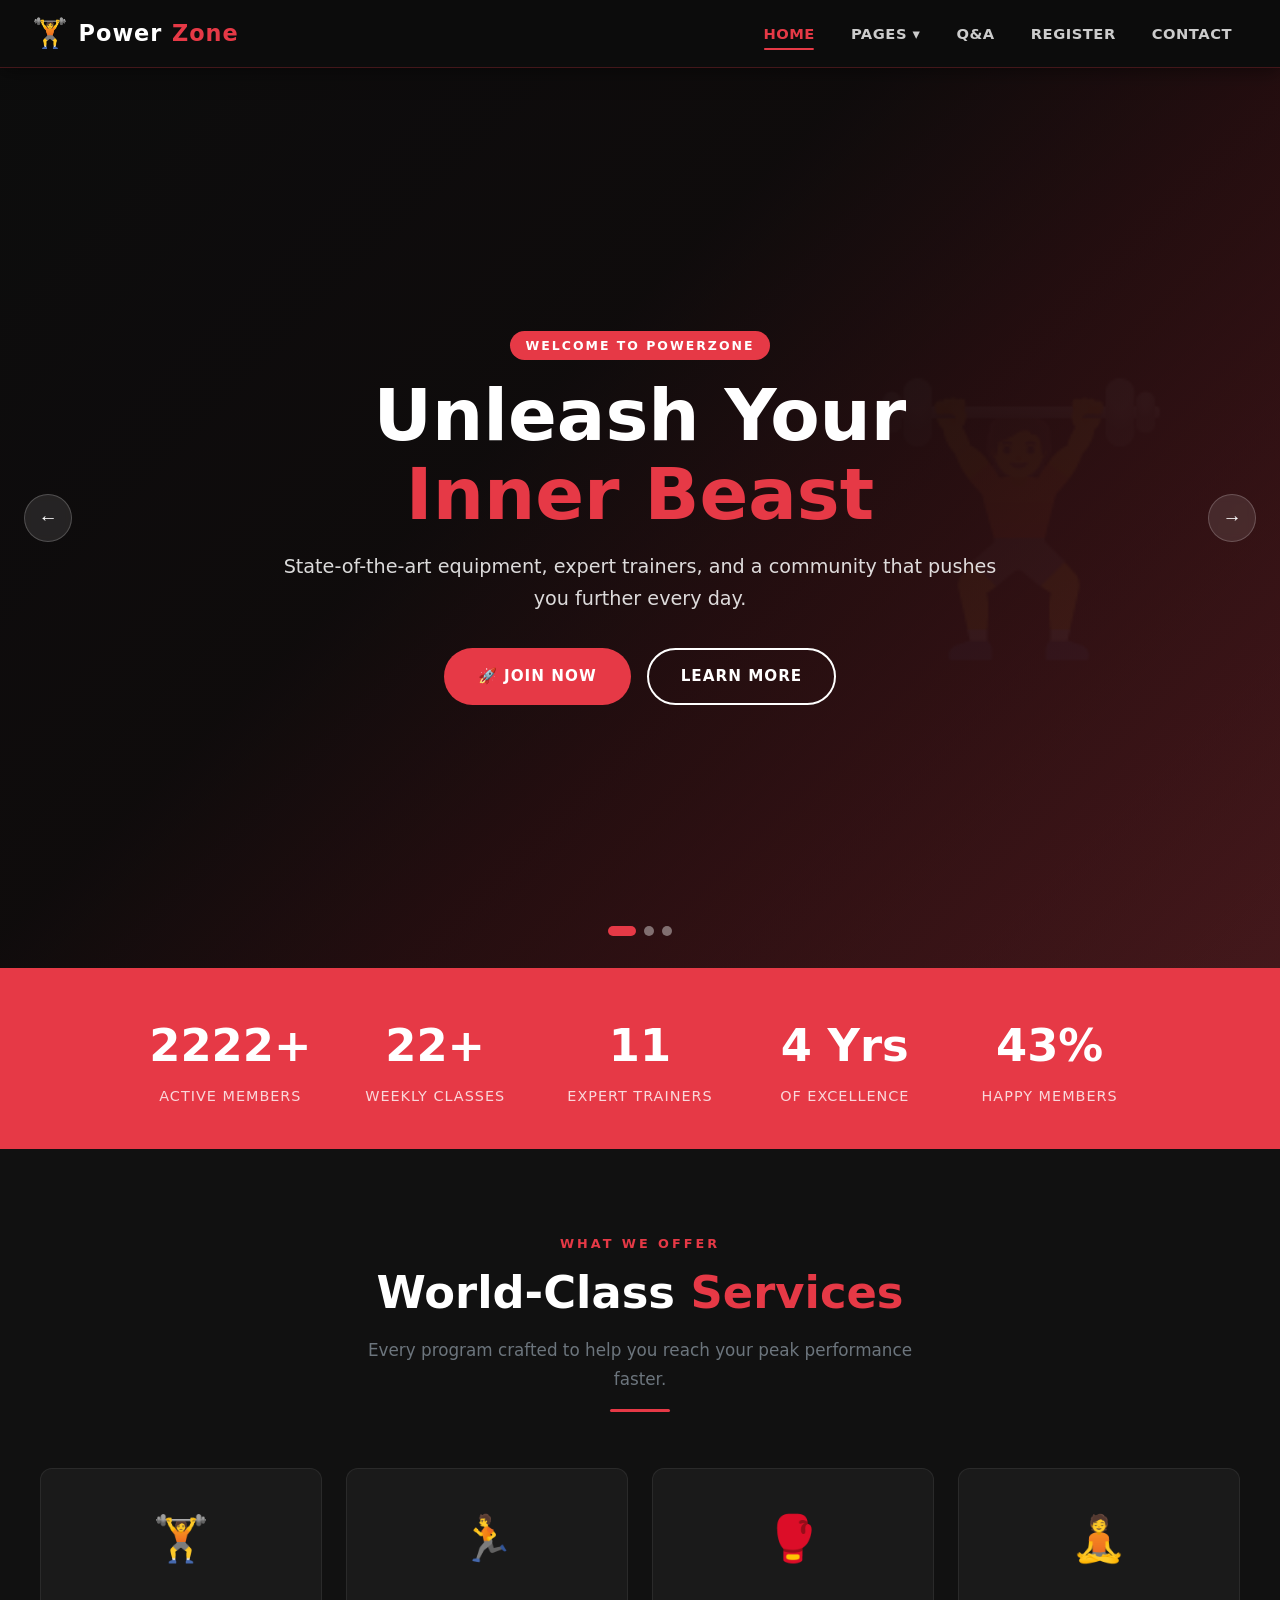
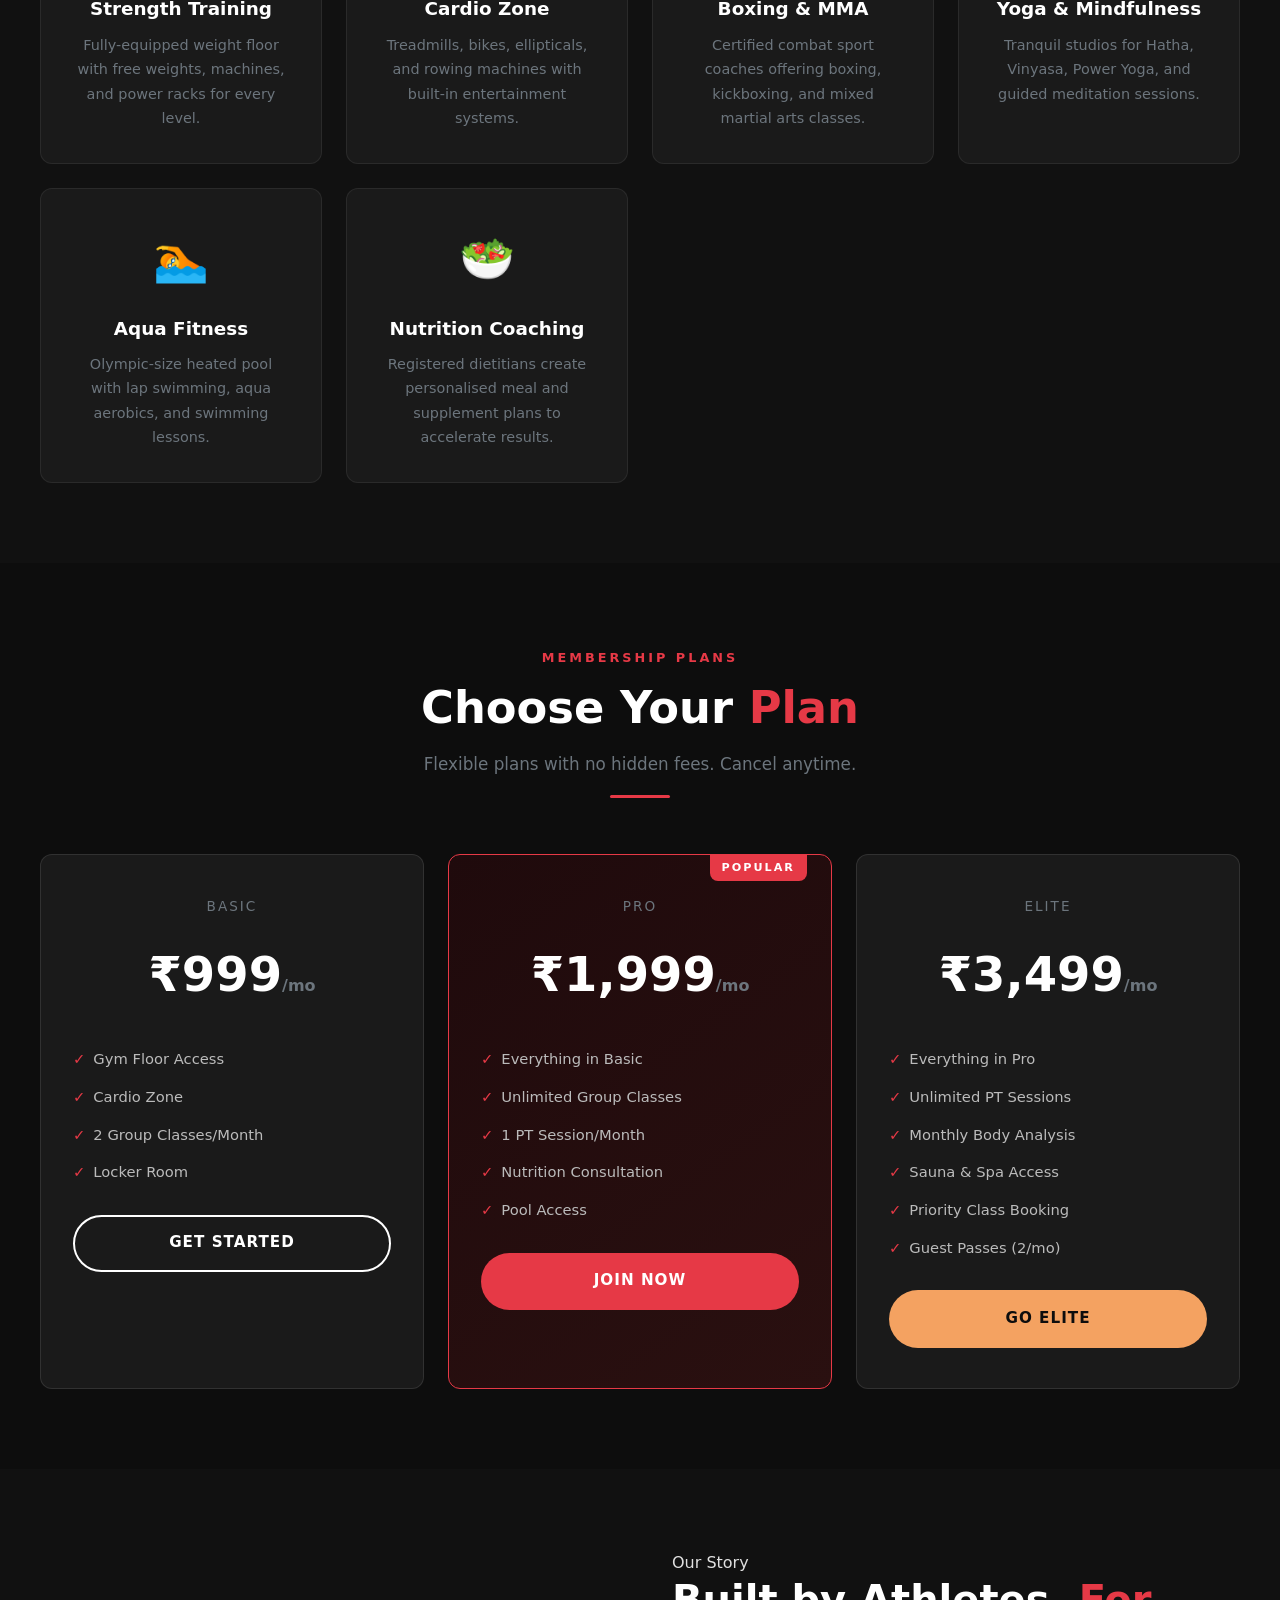
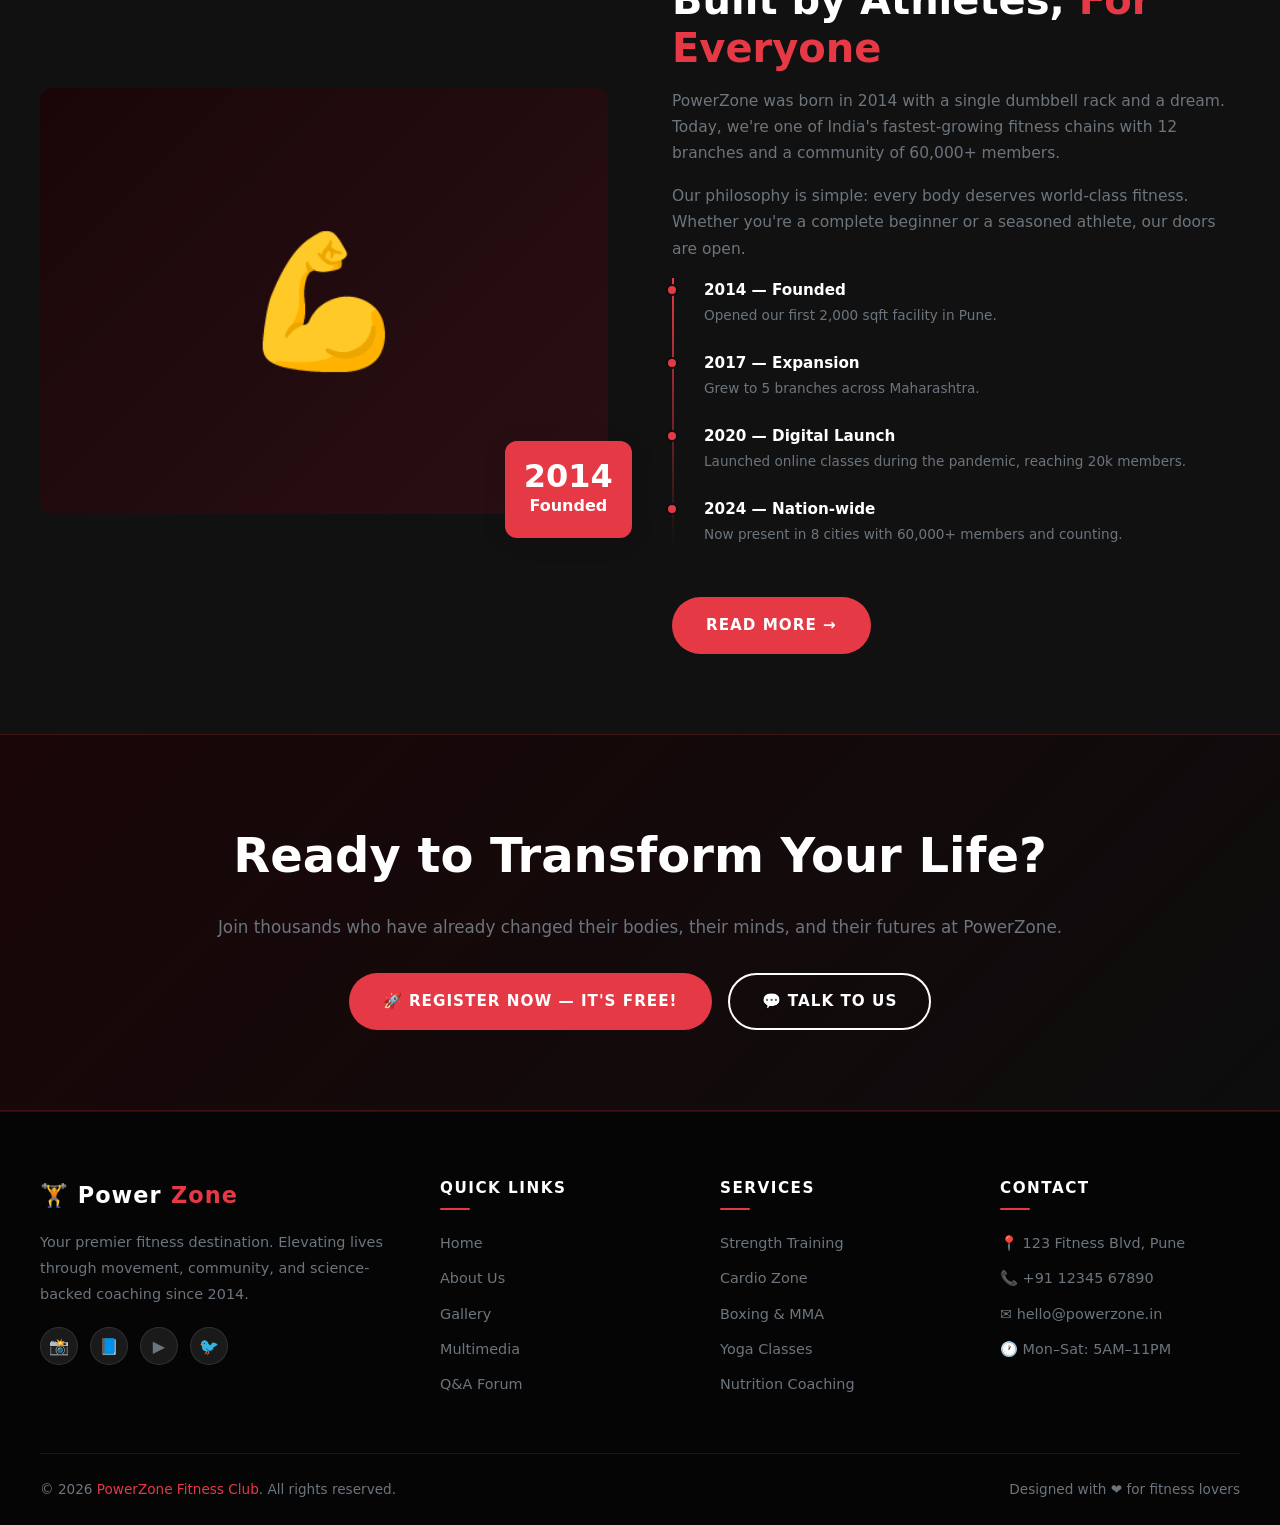
<file: index.html>
<!DOCTYPE html>
<html lang="en">
<head>
  <meta charset="UTF-8" />
  <meta name="viewport" content="width=device-width, initial-scale=1.0" />
  <title>PowerZone Fitness Club</title>
  <link rel="stylesheet" href="style.css" />
  <style>
    /* Inline animation helpers */
    [data-anim] { opacity: 0; transform: translateY(30px); transition: opacity 0.7s ease, transform 0.7s ease; }
    [data-anim].anim-in { opacity: 1; transform: translateY(0); }
    [data-anim][data-delay="1"] { transition-delay: 0.1s; }
    [data-anim][data-delay="2"] { transition-delay: 0.2s; }
    [data-anim][data-delay="3"] { transition-delay: 0.3s; }
    [data-anim][data-delay="4"] { transition-delay: 0.4s; }
    [data-anim][data-delay="5"] { transition-delay: 0.5s; }

    /* Slide backgrounds using gradients + emoji visuals */
    .slide-1 { background: linear-gradient(135deg, #0a0a0a 0%, #1a0608 60%, #0d0d0d 100%); }
    .slide-2 { background: linear-gradient(135deg, #020a1a 0%, #0d1f3c 60%, #020a1a 100%); }
    .slide-3 { background: linear-gradient(135deg, #080a04 0%, #1a2208 60%, #080a04 100%); }

    .slide-visual {
      position: absolute;
      font-size: clamp(8rem, 20vw, 18rem);
      opacity: 0.08;
      right: 8%;
      top: 50%;
      transform: translateY(-50%);
      user-select: none;
    }

    /* Timeline (About preview) */
    .timeline { position: relative; padding-left: 2rem; }
    .timeline::before {
      content: '';
      position: absolute;
      left: 0; top: 0; bottom: 0;
      width: 2px;
      background: linear-gradient(to bottom, var(--primary), transparent);
    }
    .timeline-item { position: relative; margin-bottom: 1.5rem; }
    .timeline-item::before {
      content: '';
      position: absolute;
      left: -2.35rem; top: 0.4rem;
      width: 12px; height: 12px;
      border-radius: 50%;
      background: var(--primary);
      border: 2px solid var(--dark);
    }
    .timeline-item h4 { color: var(--white); font-size: 0.95rem; }
    .timeline-item p { color: var(--gray); font-size: 0.85rem; }

    /* CTA section */
    .cta-section {
      background: linear-gradient(135deg, #1a0608, #0d0d0d);
      border-top: 1px solid rgba(230,57,70,0.2);
      border-bottom: 1px solid rgba(230,57,70,0.2);
      text-align: center;
      padding: 5rem 2rem;
    }
    .cta-section h2 { font-size: clamp(1.8rem, 4vw, 3rem); color: var(--white); font-weight: 900; margin-bottom: 1rem; }
    .cta-section p { color: var(--gray); font-size: 1.05rem; margin-bottom: 2rem; }
  </style>
</head>
<body>

<!-- ===== NAVBAR ===== -->
<nav class="navbar">
  <a class="nav-logo" href="index.html">
    <span class="icon">🏋️</span>
    Power<span>Zone</span>
  </a>

  <ul class="nav-links">
    <li><a href="index.html" class="active">Home</a></li>
    <li>
      <a href="#">Pages ▾</a>
      <ul class="dropdown-menu">
        <li><a href="about.html">About Us</a></li>
        <li><a href="gallery.html">Gallery</a></li>
        <li><a href="multimedia.html">Multimedia</a></li>
      </ul>
    </li>
    <li><a href="qa.html">Q&amp;A</a></li>
    <li><a href="register.html">Register</a></li>
    <li><a href="contact.html">Contact</a></li>
  </ul>

  <div class="hamburger" aria-label="Toggle menu" role="button" tabindex="0">
    <span></span><span></span><span></span>
  </div>
</nav>

<!-- ===== HERO SLIDER ===== -->
<div class="page-content">
<section class="hero">
  <div class="slides">

    <!-- Slide 1 -->
    <div class="slide slide-1 active">
      <div class="slide-visual">🏋️</div>
      <div class="slide-overlay"></div>
      <div class="slide-content">
        <span class="badge">Welcome to PowerZone</span>
        <h1>Unleash Your <span>Inner Beast</span></h1>
        <p>State-of-the-art equipment, expert trainers, and a community that pushes you further every day.</p>
        <div class="hero-btns">
          <a href="register.html" class="btn btn-primary">🚀 Join Now</a>
          <a href="about.html"    class="btn btn-outline">Learn More</a>
        </div>
      </div>
    </div>

    <!-- Slide 2 -->
    <div class="slide slide-2">
      <div class="slide-visual">🥊</div>
      <div class="slide-overlay"></div>
      <div class="slide-content">
        <span class="badge">Premium Classes</span>
        <h1>Train Like a <span>Champion</span></h1>
        <p>From HIIT and Boxing to Yoga and CrossFit — we have 50+ classes designed for every fitness level.</p>
        <div class="hero-btns">
          <a href="gallery.html"  class="btn btn-primary">🏅 View Classes</a>
          <a href="contact.html"  class="btn btn-outline">Get in Touch</a>
        </div>
      </div>
    </div>

    <!-- Slide 3 -->
    <div class="slide slide-3">
      <div class="slide-visual">🧘</div>
      <div class="slide-overlay"></div>
      <div class="slide-content">
        <span class="badge">Mind &amp; Body</span>
        <h1>Find Your <span>Balance</span></h1>
        <p>Wellness is more than muscle. Explore our mindfulness programs, nutrition plans, and recovery suites.</p>
        <div class="hero-btns">
          <a href="register.html" class="btn btn-primary">🌿 Start Today</a>
          <a href="multimedia.html" class="btn btn-outline">Watch Videos</a>
        </div>
      </div>
    </div>

  </div>

  <button class="slide-arrow prev" aria-label="Previous slide">&#8592;</button>
  <button class="slide-arrow next" aria-label="Next slide">&#8594;</button>

  <div class="slide-controls">
    <div class="dot active"></div>
    <div class="dot"></div>
    <div class="dot"></div>
  </div>
</section>

<!-- ===== STATS BAR ===== -->
<section class="stats-bar">
  <div class="stats-grid">
    <div class="stat-item" data-anim>
      <h3 class="count-up" data-target="5000" data-suffix="+">5000+</h3>
      <p>Active Members</p>
    </div>
    <div class="stat-item" data-anim data-delay="1">
      <h3 class="count-up" data-target="50" data-suffix="+">50+</h3>
      <p>Weekly Classes</p>
    </div>
    <div class="stat-item" data-anim data-delay="2">
      <h3 class="count-up" data-target="25" data-suffix="">25</h3>
      <p>Expert Trainers</p>
    </div>
    <div class="stat-item" data-anim data-delay="3">
      <h3 class="count-up" data-target="10" data-suffix=" Yrs">10 Yrs</h3>
      <p>Of Excellence</p>
    </div>
    <div class="stat-item" data-anim data-delay="4">
      <h3 class="count-up" data-target="98" data-suffix="%">98%</h3>
      <p>Happy Members</p>
    </div>
  </div>
</section>

<!-- ===== SERVICES SECTION ===== -->
<section class="section section-alt">
  <div class="container">
    <div class="section-header">
      <span class="label">What We Offer</span>
      <h2>World-Class <span>Services</span></h2>
      <p>Every program crafted to help you reach your peak performance faster.</p>
      <div class="divider"></div>
    </div>
    <div class="services-grid">
      <div class="service-card" data-anim>
        <span class="service-icon">🏋️</span>
        <h3>Strength Training</h3>
        <p>Fully-equipped weight floor with free weights, machines, and power racks for every level.</p>
      </div>
      <div class="service-card" data-anim data-delay="1">
        <span class="service-icon">🏃</span>
        <h3>Cardio Zone</h3>
        <p>Treadmills, bikes, ellipticals, and rowing machines with built-in entertainment systems.</p>
      </div>
      <div class="service-card" data-anim data-delay="2">
        <span class="service-icon">🥊</span>
        <h3>Boxing & MMA</h3>
        <p>Certified combat sport coaches offering boxing, kickboxing, and mixed martial arts classes.</p>
      </div>
      <div class="service-card" data-anim data-delay="3">
        <span class="service-icon">🧘</span>
        <h3>Yoga & Mindfulness</h3>
        <p>Tranquil studios for Hatha, Vinyasa, Power Yoga, and guided meditation sessions.</p>
      </div>
      <div class="service-card" data-anim data-delay="4">
        <span class="service-icon">🏊</span>
        <h3>Aqua Fitness</h3>
        <p>Olympic-size heated pool with lap swimming, aqua aerobics, and swimming lessons.</p>
      </div>
      <div class="service-card" data-anim data-delay="5">
        <span class="service-icon">🥗</span>
        <h3>Nutrition Coaching</h3>
        <p>Registered dietitians create personalised meal and supplement plans to accelerate results.</p>
      </div>
    </div>
  </div>
</section>

<!-- ===== MEMBERSHIP PLANS ===== -->
<section class="section">
  <div class="container">
    <div class="section-header">
      <span class="label">Membership Plans</span>
      <h2>Choose Your <span>Plan</span></h2>
      <p>Flexible plans with no hidden fees. Cancel anytime.</p>
      <div class="divider"></div>
    </div>
    <div class="membership-grid">
      <!-- Basic -->
      <div class="membership-card" data-anim>
        <div class="plan-name">Basic</div>
        <div class="plan-price">₹<strong>999</strong><span>/mo</span></div>
        <ul class="plan-features">
          <li>Gym Floor Access</li>
          <li>Cardio Zone</li>
          <li>2 Group Classes/Month</li>
          <li>Locker Room</li>
        </ul>
        <a href="register.html" class="btn btn-outline" style="width:100%;justify-content:center;">Get Started</a>
      </div>
      <!-- Pro -->
      <div class="membership-card featured" data-anim data-delay="1">
        <div class="plan-name">Pro</div>
        <div class="plan-price">₹<strong>1,999</strong><span>/mo</span></div>
        <ul class="plan-features">
          <li>Everything in Basic</li>
          <li>Unlimited Group Classes</li>
          <li>1 PT Session/Month</li>
          <li>Nutrition Consultation</li>
          <li>Pool Access</li>
        </ul>
        <a href="register.html" class="btn btn-primary" style="width:100%;justify-content:center;">Join Now</a>
      </div>
      <!-- Elite -->
      <div class="membership-card" data-anim data-delay="2">
        <div class="plan-name">Elite</div>
        <div class="plan-price">₹<strong>3,499</strong><span>/mo</span></div>
        <ul class="plan-features">
          <li>Everything in Pro</li>
          <li>Unlimited PT Sessions</li>
          <li>Monthly Body Analysis</li>
          <li>Sauna &amp; Spa Access</li>
          <li>Priority Class Booking</li>
          <li>Guest Passes (2/mo)</li>
        </ul>
        <a href="register.html" class="btn btn-accent" style="width:100%;justify-content:center;">Go Elite</a>
      </div>
    </div>
  </div>
</section>

<!-- ===== ABOUT PREVIEW ===== -->
<section class="section section-alt">
  <div class="container">
    <div class="about-grid">
      <div class="about-image-wrap" data-anim>
        <div style="background:linear-gradient(135deg,#1a0608,#2a1015);border-radius:12px;aspect-ratio:4/3;display:flex;align-items:center;justify-content:center;font-size:8rem;">💪</div>
        <div class="about-badge">
          <strong>2014</strong>
          Founded
        </div>
      </div>
      <div class="about-text" data-anim data-delay="2">
        <span class="label">Our Story</span>
        <h2>Built by Athletes, <span>For Everyone</span></h2>
        <p>PowerZone was born in 2014 with a single dumbbell rack and a dream. Today, we're one of India's fastest-growing fitness chains with 12 branches and a community of 60,000+ members.</p>
        <p>Our philosophy is simple: every body deserves world-class fitness. Whether you're a complete beginner or a seasoned athlete, our doors are open.</p>
        <div class="timeline">
          <div class="timeline-item"><h4>2014 — Founded</h4><p>Opened our first 2,000 sqft facility in Pune.</p></div>
          <div class="timeline-item"><h4>2017 — Expansion</h4><p>Grew to 5 branches across Maharashtra.</p></div>
          <div class="timeline-item"><h4>2020 — Digital Launch</h4><p>Launched online classes during the pandemic, reaching 20k members.</p></div>
          <div class="timeline-item"><h4>2024 — Nation-wide</h4><p>Now present in 8 cities with 60,000+ members and counting.</p></div>
        </div>
        <br>
        <a href="about.html" class="btn btn-primary">Read More →</a>
      </div>
    </div>
  </div>
</section>

<!-- ===== CTA SECTION ===== -->
<section class="cta-section">
  <div class="container">
    <h2>Ready to Transform Your Life?</h2>
    <p>Join thousands who have already changed their bodies, their minds, and their futures at PowerZone.</p>
    <div style="display:flex;gap:1rem;justify-content:center;flex-wrap:wrap;">
      <a href="register.html" class="btn btn-primary">🚀 Register Now — It's Free!</a>
      <a href="contact.html"  class="btn btn-outline">💬 Talk to Us</a>
    </div>
  </div>
</section>

<!-- ===== FOOTER ===== -->
<footer class="footer">
  <div class="footer-grid">
    <div class="footer-brand">
      <div class="nav-logo">🏋️ Power<span>Zone</span></div>
      <p>Your premier fitness destination. Elevating lives through movement, community, and science-backed coaching since 2014.</p>
      <div class="social-links">
        <a class="social-btn" href="#" title="Instagram">📸</a>
        <a class="social-btn" href="#" title="Facebook">📘</a>
        <a class="social-btn" href="#" title="YouTube">▶️</a>
        <a class="social-btn" href="#" title="Twitter">🐦</a>
      </div>
    </div>
    <div class="footer-col">
      <h4>Quick Links</h4>
      <ul>
        <li><a href="index.html">Home</a></li>
        <li><a href="about.html">About Us</a></li>
        <li><a href="gallery.html">Gallery</a></li>
        <li><a href="multimedia.html">Multimedia</a></li>
        <li><a href="qa.html">Q&amp;A Forum</a></li>
      </ul>
    </div>
    <div class="footer-col">
      <h4>Services</h4>
      <ul>
        <li><a href="#">Strength Training</a></li>
        <li><a href="#">Cardio Zone</a></li>
        <li><a href="#">Boxing &amp; MMA</a></li>
        <li><a href="#">Yoga Classes</a></li>
        <li><a href="#">Nutrition Coaching</a></li>
      </ul>
    </div>
    <div class="footer-col">
      <h4>Contact</h4>
      <ul>
        <li><a href="#">📍 123 Fitness Blvd, Pune</a></li>
        <li><a href="tel:+911234567890">📞 +91 12345 67890</a></li>
        <li><a href="mailto:hello@powerzone.in">✉️ hello@powerzone.in</a></li>
        <li><a href="#">🕐 Mon–Sat: 5AM–11PM</a></li>
      </ul>
    </div>
  </div>
  <div class="footer-bottom">
    <p>© 2026 <span>PowerZone Fitness Club</span>. All rights reserved.</p>
    <p>Designed with ❤️ for fitness lovers</p>
  </div>
</footer>
</div>

<script src="script.js"></script>
</body>
</html>
</file>
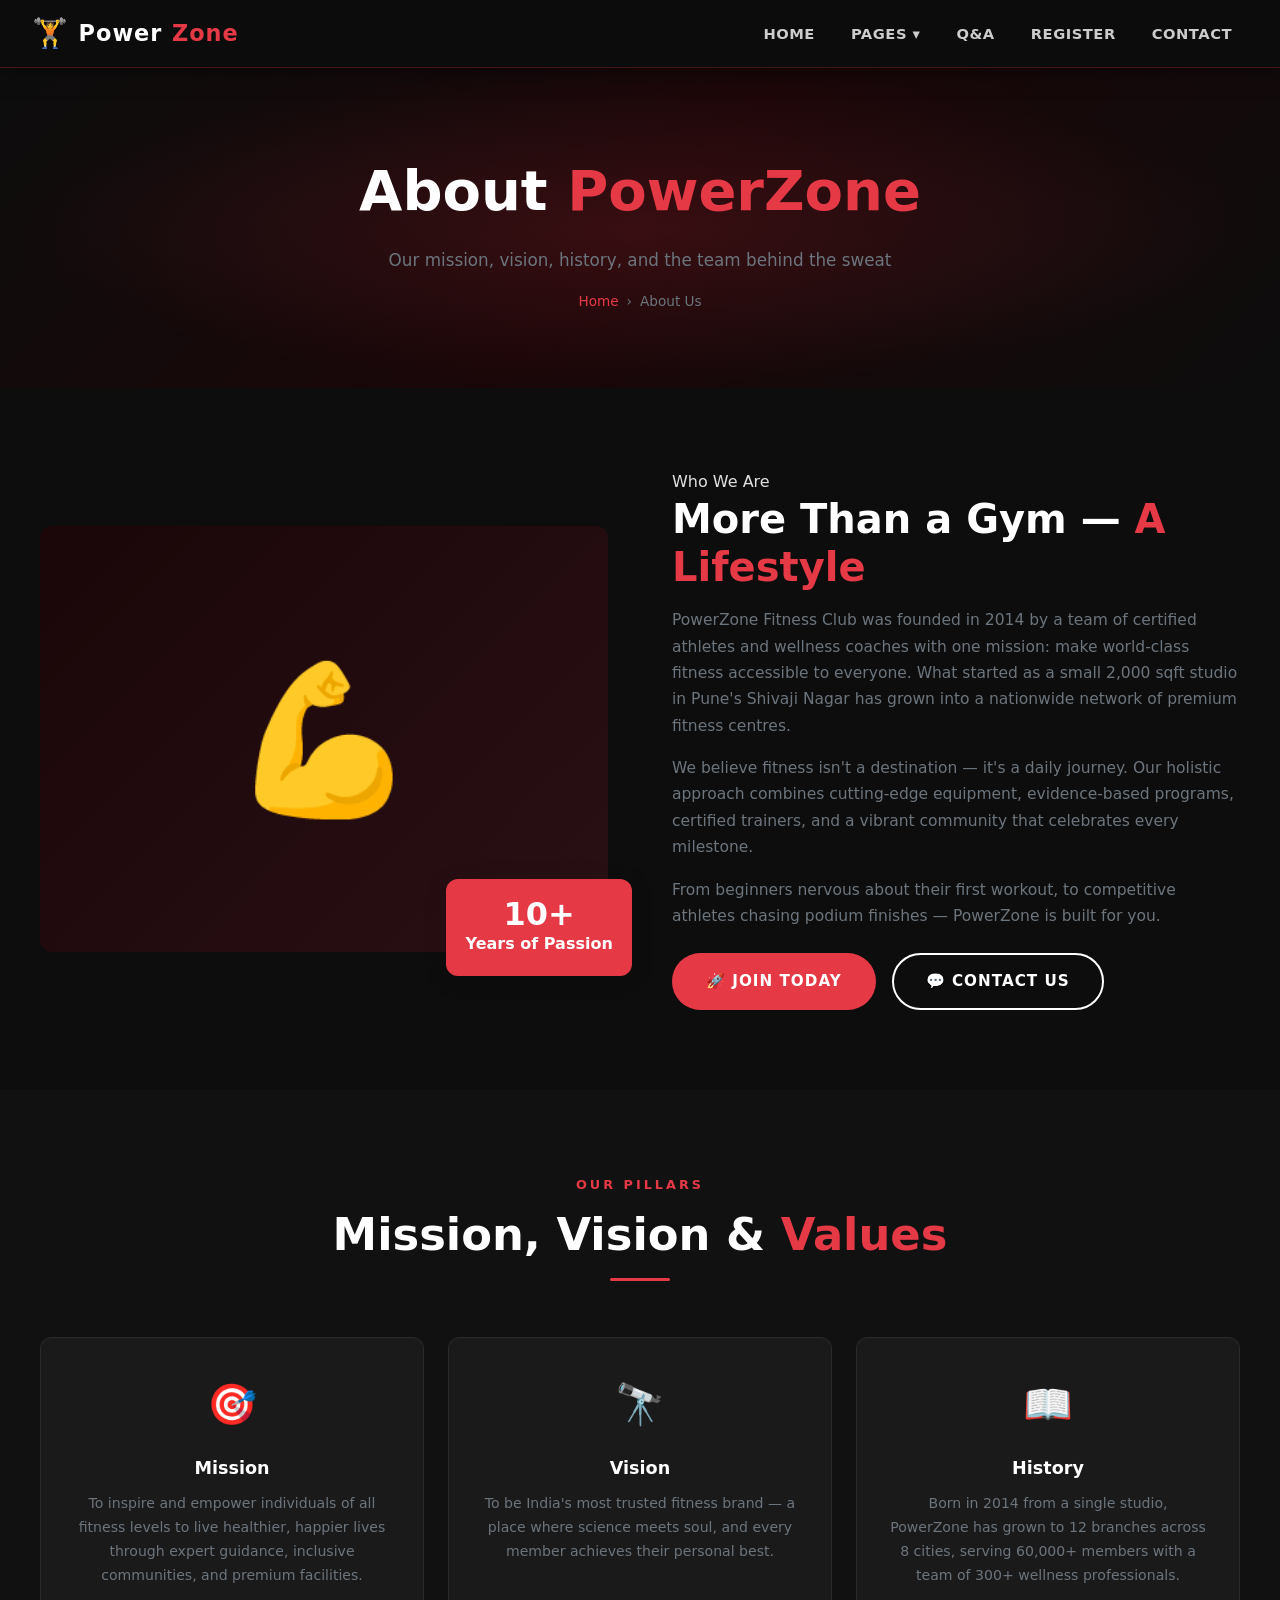
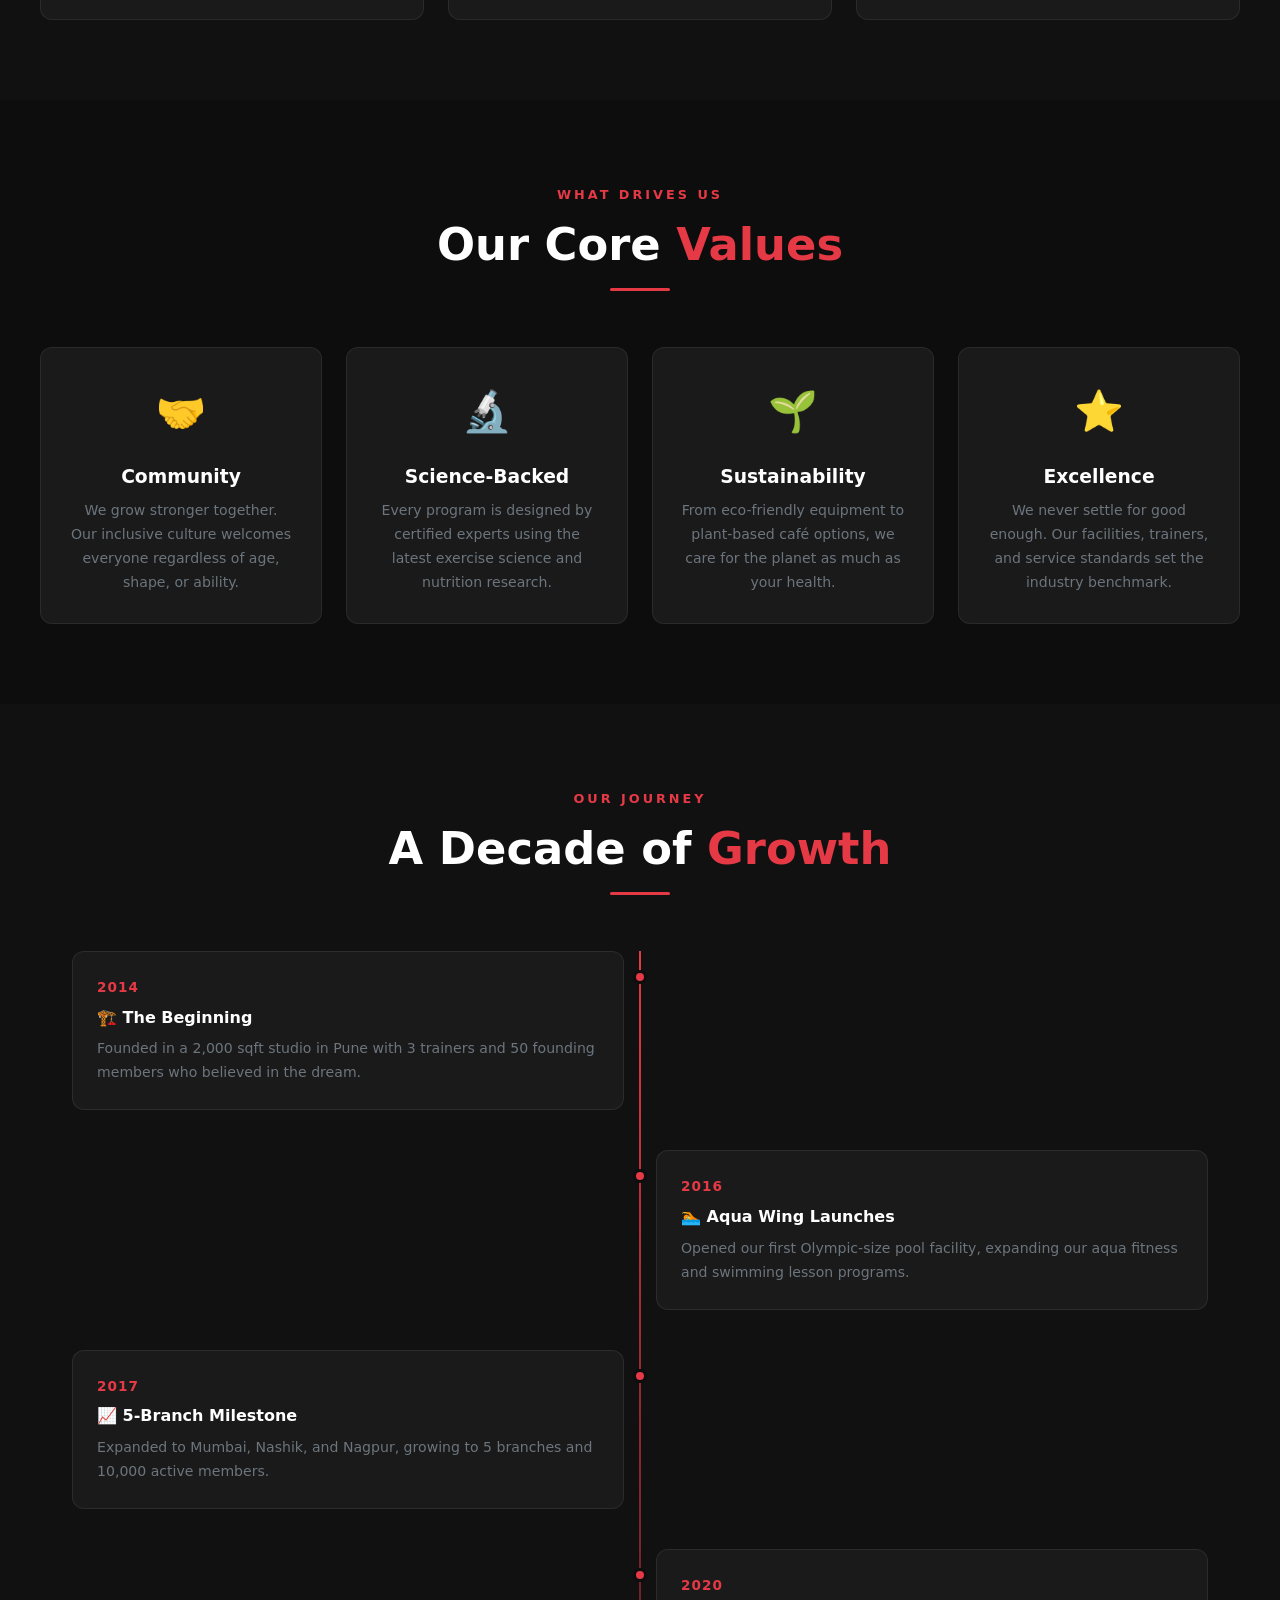
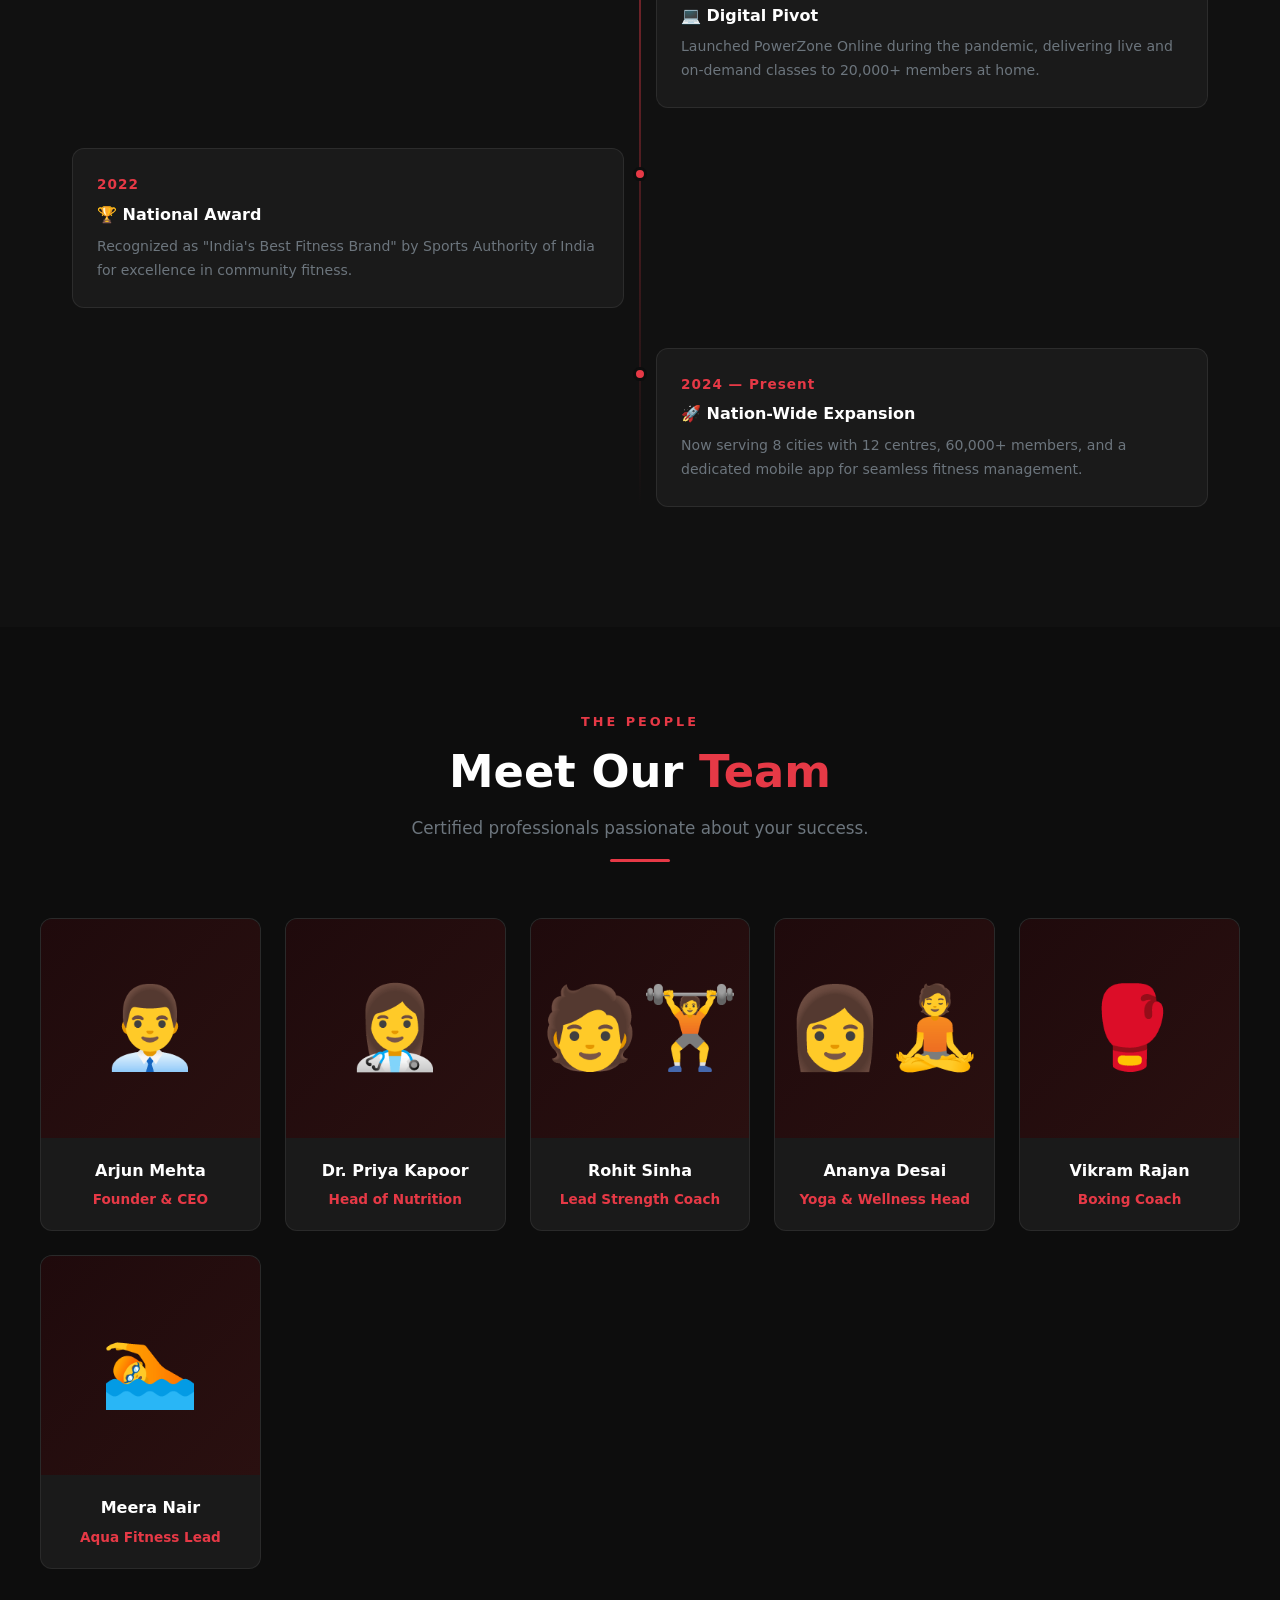
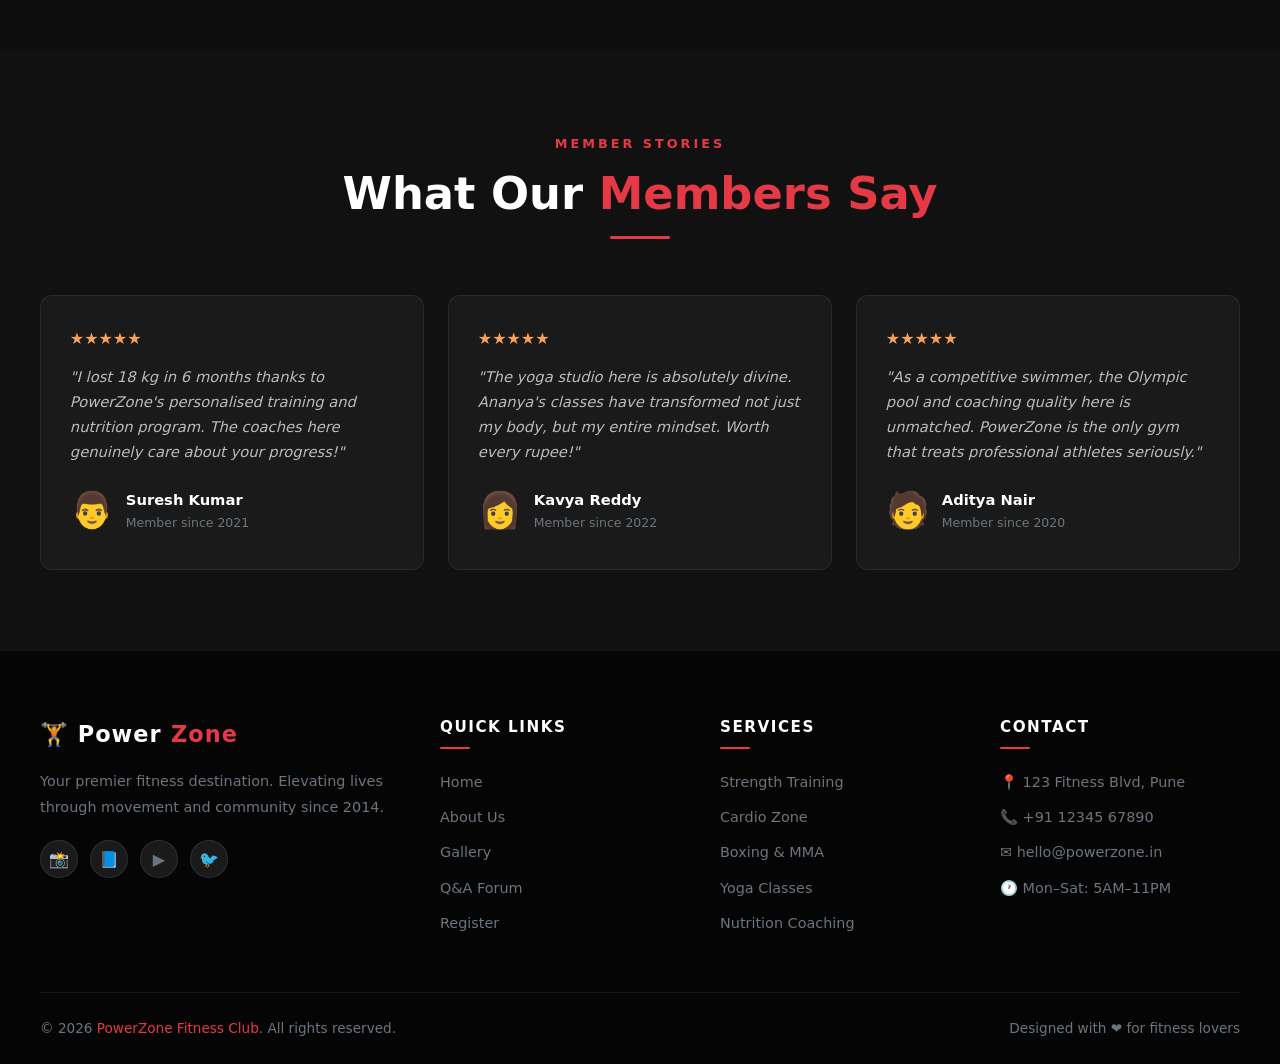
<file: about.html>
<!DOCTYPE html>
<html lang="en">
<head>
  <meta charset="UTF-8" />
  <meta name="viewport" content="width=device-width, initial-scale=1.0" />
  <title>About Us — PowerZone Fitness Club</title>
  <link rel="stylesheet" href="style.css" />
  <style>
    [data-anim] { opacity:0; transform:translateY(30px); transition:opacity .7s ease,transform .7s ease; }
    [data-anim].anim-in { opacity:1; transform:translateY(0); }
    [data-anim][data-delay="1"] { transition-delay:.15s; }
    [data-anim][data-delay="2"] { transition-delay:.3s; }
    [data-anim][data-delay="3"] { transition-delay:.45s; }

    .values-grid { display:grid; grid-template-columns:repeat(auto-fit,minmax(200px,1fr)); gap:1.5rem; }
    .value-card {
      background:#1a1a1a;
      border:1px solid rgba(255,255,255,.07);
      border-radius:var(--radius);
      padding:1.8rem;
      text-align:center;
      transition:var(--transition);
    }
    .value-card:hover { border-color:rgba(230,57,70,.3); transform:translateY(-4px); }
    .value-card .icon { font-size:2.5rem; margin-bottom:1rem; }
    .value-card h3 { color:var(--white); margin-bottom:.4rem; }
    .value-card p { color:var(--gray); font-size:.88rem; }

    .full-timeline { position:relative; padding:0 2rem; }
    .full-timeline::before {
      content:'';
      position:absolute;
      left:50%; top:0; bottom:0;
      width:2px;
      background:linear-gradient(to bottom, var(--primary), transparent);
      transform:translateX(-50%);
    }
    .tl-item {
      display:grid;
      grid-template-columns:1fr 1fr;
      gap:2rem;
      margin-bottom:2.5rem;
      position:relative;
    }
    .tl-item::before {
      content:'';
      position:absolute;
      left:50%; top:1.2rem;
      width:14px; height:14px;
      border-radius:50%;
      background:var(--primary);
      transform:translateX(-50%);
      border:3px solid var(--dark);
      z-index:1;
    }
    .tl-content {
      background:#1a1a1a;
      border:1px solid rgba(255,255,255,.08);
      border-radius:var(--radius);
      padding:1.5rem;
    }
    .tl-item.right .tl-content { grid-column:2; }
    .tl-item.left  .tl-content { grid-column:1; }
    .tl-year { color:var(--primary); font-weight:800; font-size:.85rem; letter-spacing:1px; margin-bottom:.3rem; }
    .tl-content h4 { color:var(--white); margin-bottom:.4rem; }
    .tl-content p { color:var(--gray); font-size:.88rem; }

    @media(max-width:768px){
      .full-timeline::before { left:1rem; }
      .tl-item { grid-template-columns:1fr; padding-left:2.5rem; }
      .tl-item::before { left:1rem; }
      .tl-item.right .tl-content,
      .tl-item.left  .tl-content { grid-column:1; }
    }

    /* Testimonials */
    .testimonials-grid { display:grid; grid-template-columns:repeat(auto-fit,minmax(260px,1fr)); gap:1.5rem; }
    .testimonial-card {
      background:#1a1a1a;
      border:1px solid rgba(255,255,255,.07);
      border-radius:var(--radius);
      padding:1.8rem;
      transition:var(--transition);
    }
    .testimonial-card:hover { border-color:rgba(230,57,70,.2); transform:translateY(-4px); }
    .stars { color:#f4a261; font-size:1rem; margin-bottom:.75rem; }
    .testimonial-text { color:#bbb; font-size:.92rem; font-style:italic; margin-bottom:1rem; line-height:1.7; }
    .testimonial-author { display:flex; align-items:center; gap:.75rem; }
    .author-avatar { font-size:2.2rem; }
    .author-info h5 { color:var(--white); font-size:.92rem; }
    .author-info p  { color:var(--gray); font-size:.78rem; }
  </style>
</head>
<body>

<!-- NAVBAR -->
<nav class="navbar">
  <a class="nav-logo" href="index.html"><span class="icon">🏋️</span>Power<span>Zone</span></a>
  <ul class="nav-links">
    <li><a href="index.html">Home</a></li>
    <li>
      <a href="#">Pages ▾</a>
      <ul class="dropdown-menu">
        <li><a href="about.html" class="active">About Us</a></li>
        <li><a href="gallery.html">Gallery</a></li>
        <li><a href="multimedia.html">Multimedia</a></li>
      </ul>
    </li>
    <li><a href="qa.html">Q&amp;A</a></li>
    <li><a href="register.html">Register</a></li>
    <li><a href="contact.html">Contact</a></li>
  </ul>
  <div class="hamburger"><span></span><span></span><span></span></div>
</nav>

<div class="page-content">

<!-- PAGE HERO -->
<div class="page-hero">
  <div class="page-hero-content">
    <h1>About <span>PowerZone</span></h1>
    <p>Our mission, vision, history, and the team behind the sweat</p>
    <div class="breadcrumb"><a href="index.html">Home</a> › <span>About Us</span></div>
  </div>
</div>

<!-- INTRO -->
<section class="section">
  <div class="container">
    <div class="about-grid">
      <div class="about-image-wrap" data-anim>
        <div style="background:linear-gradient(135deg,#1a0608,#2a1015);border-radius:12px;aspect-ratio:4/3;display:flex;align-items:center;justify-content:center;font-size:9rem;line-height:1;">💪</div>
        <div class="about-badge"><strong>10+</strong> Years of Passion</div>
      </div>
      <div class="about-text" data-anim data-delay="2">
        <span class="label">Who We Are</span>
        <h2>More Than a Gym — <span>A Lifestyle</span></h2>
        <p>PowerZone Fitness Club was founded in 2014 by a team of certified athletes and wellness coaches with one mission: make world-class fitness accessible to everyone. What started as a small 2,000 sqft studio in Pune's Shivaji Nagar has grown into a nationwide network of premium fitness centres.</p>
        <p>We believe fitness isn't a destination — it's a daily journey. Our holistic approach combines cutting-edge equipment, evidence-based programs, certified trainers, and a vibrant community that celebrates every milestone.</p>
        <p>From beginners nervous about their first workout, to competitive athletes chasing podium finishes — PowerZone is built for you.</p>
        <div style="display:flex;gap:1rem;margin-top:1.5rem;flex-wrap:wrap;">
          <a href="register.html" class="btn btn-primary">🚀 Join Today</a>
          <a href="contact.html"  class="btn btn-outline">💬 Contact Us</a>
        </div>
      </div>
    </div>
  </div>
</section>

<!-- MISSION / VISION / HISTORY -->
<section class="section section-alt">
  <div class="container">
    <div class="section-header">
      <span class="label">Our Pillars</span>
      <h2>Mission, Vision &amp; <span>Values</span></h2>
      <div class="divider"></div>
    </div>
    <div class="mvh-grid">
      <div class="mvh-card" data-anim>
        <div class="mvh-icon">🎯</div>
        <h3>Mission</h3>
        <p>To inspire and empower individuals of all fitness levels to live healthier, happier lives through expert guidance, inclusive communities, and premium facilities.</p>
      </div>
      <div class="mvh-card" data-anim data-delay="1">
        <div class="mvh-icon">🔭</div>
        <h3>Vision</h3>
        <p>To be India's most trusted fitness brand — a place where science meets soul, and every member achieves their personal best.</p>
      </div>
      <div class="mvh-card" data-anim data-delay="2">
        <div class="mvh-icon">📖</div>
        <h3>History</h3>
        <p>Born in 2014 from a single studio, PowerZone has grown to 12 branches across 8 cities, serving 60,000+ members with a team of 300+ wellness professionals.</p>
      </div>
    </div>
  </div>
</section>

<!-- CORE VALUES -->
<section class="section">
  <div class="container">
    <div class="section-header">
      <span class="label">What Drives Us</span>
      <h2>Our Core <span>Values</span></h2>
      <div class="divider"></div>
    </div>
    <div class="values-grid">
      <div class="value-card" data-anim>
        <div class="icon">🤝</div>
        <h3>Community</h3>
        <p>We grow stronger together. Our inclusive culture welcomes everyone regardless of age, shape, or ability.</p>
      </div>
      <div class="value-card" data-anim data-delay="1">
        <div class="icon">🔬</div>
        <h3>Science-Backed</h3>
        <p>Every program is designed by certified experts using the latest exercise science and nutrition research.</p>
      </div>
      <div class="value-card" data-anim data-delay="2">
        <div class="icon">🌱</div>
        <h3>Sustainability</h3>
        <p>From eco-friendly equipment to plant-based café options, we care for the planet as much as your health.</p>
      </div>
      <div class="value-card" data-anim data-delay="3">
        <div class="icon">⭐</div>
        <h3>Excellence</h3>
        <p>We never settle for good enough. Our facilities, trainers, and service standards set the industry benchmark.</p>
      </div>
    </div>
  </div>
</section>

<!-- TIMELINE / HISTORY -->
<section class="section section-alt">
  <div class="container">
    <div class="section-header">
      <span class="label">Our Journey</span>
      <h2>A Decade of <span>Growth</span></h2>
      <div class="divider"></div>
    </div>
    <div class="full-timeline" data-anim>
      <div class="tl-item left">
        <div class="tl-content">
          <div class="tl-year">2014</div>
          <h4>🏗️ The Beginning</h4>
          <p>Founded in a 2,000 sqft studio in Pune with 3 trainers and 50 founding members who believed in the dream.</p>
        </div>
        <div></div>
      </div>
      <div class="tl-item right">
        <div></div>
        <div class="tl-content">
          <div class="tl-year">2016</div>
          <h4>🏊 Aqua Wing Launches</h4>
          <p>Opened our first Olympic-size pool facility, expanding our aqua fitness and swimming lesson programs.</p>
        </div>
      </div>
      <div class="tl-item left">
        <div class="tl-content">
          <div class="tl-year">2017</div>
          <h4>📈 5-Branch Milestone</h4>
          <p>Expanded to Mumbai, Nashik, and Nagpur, growing to 5 branches and 10,000 active members.</p>
        </div>
        <div></div>
      </div>
      <div class="tl-item right">
        <div></div>
        <div class="tl-content">
          <div class="tl-year">2020</div>
          <h4>💻 Digital Pivot</h4>
          <p>Launched PowerZone Online during the pandemic, delivering live and on-demand classes to 20,000+ members at home.</p>
        </div>
      </div>
      <div class="tl-item left">
        <div class="tl-content">
          <div class="tl-year">2022</div>
          <h4>🏆 National Award</h4>
          <p>Recognized as "India's Best Fitness Brand" by Sports Authority of India for excellence in community fitness.</p>
        </div>
        <div></div>
      </div>
      <div class="tl-item right">
        <div></div>
        <div class="tl-content">
          <div class="tl-year">2024 — Present</div>
          <h4>🚀 Nation-Wide Expansion</h4>
          <p>Now serving 8 cities with 12 centres, 60,000+ members, and a dedicated mobile app for seamless fitness management.</p>
        </div>
      </div>
    </div>
  </div>
</section>

<!-- TEAM -->
<section class="section">
  <div class="container">
    <div class="section-header">
      <span class="label">The People</span>
      <h2>Meet Our <span>Team</span></h2>
      <p>Certified professionals passionate about your success.</p>
      <div class="divider"></div>
    </div>
    <div class="team-grid">
      <div class="team-card" data-anim>
        <div class="team-avatar">👨‍💼</div>
        <div class="team-info"><h4>Arjun Mehta</h4><p>Founder & CEO</p></div>
      </div>
      <div class="team-card" data-anim data-delay="1">
        <div class="team-avatar">👩‍⚕️</div>
        <div class="team-info"><h4>Dr. Priya Kapoor</h4><p>Head of Nutrition</p></div>
      </div>
      <div class="team-card" data-anim data-delay="2">
        <div class="team-avatar">🧑‍🏋️</div>
        <div class="team-info"><h4>Rohit Sinha</h4><p>Lead Strength Coach</p></div>
      </div>
      <div class="team-card" data-anim data-delay="3">
        <div class="team-avatar">👩‍🧘</div>
        <div class="team-info"><h4>Ananya Desai</h4><p>Yoga & Wellness Head</p></div>
      </div>
      <div class="team-card" data-anim data-delay="1">
        <div class="team-avatar">🥊</div>
        <div class="team-info"><h4>Vikram Rajan</h4><p>Boxing Coach</p></div>
      </div>
      <div class="team-card" data-anim data-delay="2">
        <div class="team-avatar">🏊</div>
        <div class="team-info"><h4>Meera Nair</h4><p>Aqua Fitness Lead</p></div>
      </div>
    </div>
  </div>
</section>

<!-- TESTIMONIALS -->
<section class="section section-alt">
  <div class="container">
    <div class="section-header">
      <span class="label">Member Stories</span>
      <h2>What Our <span>Members Say</span></h2>
      <div class="divider"></div>
    </div>
    <div class="testimonials-grid">
      <div class="testimonial-card" data-anim>
        <div class="stars">★★★★★</div>
        <p class="testimonial-text">"I lost 18 kg in 6 months thanks to PowerZone's personalised training and nutrition program. The coaches here genuinely care about your progress!"</p>
        <div class="testimonial-author">
          <span class="author-avatar">👨</span>
          <div class="author-info"><h5>Suresh Kumar</h5><p>Member since 2021</p></div>
        </div>
      </div>
      <div class="testimonial-card" data-anim data-delay="1">
        <div class="stars">★★★★★</div>
        <p class="testimonial-text">"The yoga studio here is absolutely divine. Ananya's classes have transformed not just my body, but my entire mindset. Worth every rupee!"</p>
        <div class="testimonial-author">
          <span class="author-avatar">👩</span>
          <div class="author-info"><h5>Kavya Reddy</h5><p>Member since 2022</p></div>
        </div>
      </div>
      <div class="testimonial-card" data-anim data-delay="2">
        <div class="stars">★★★★★</div>
        <p class="testimonial-text">"As a competitive swimmer, the Olympic pool and coaching quality here is unmatched. PowerZone is the only gym that treats professional athletes seriously."</p>
        <div class="testimonial-author">
          <span class="author-avatar">🧑</span>
          <div class="author-info"><h5>Aditya Nair</h5><p>Member since 2020</p></div>
        </div>
      </div>
    </div>
  </div>
</section>

<!-- FOOTER -->
<footer class="footer">
  <div class="footer-grid">
    <div class="footer-brand">
      <div class="nav-logo">🏋️ Power<span>Zone</span></div>
      <p>Your premier fitness destination. Elevating lives through movement and community since 2014.</p>
      <div class="social-links">
        <a class="social-btn" href="#">📸</a>
        <a class="social-btn" href="#">📘</a>
        <a class="social-btn" href="#">▶️</a>
        <a class="social-btn" href="#">🐦</a>
      </div>
    </div>
    <div class="footer-col">
      <h4>Quick Links</h4>
      <ul>
        <li><a href="index.html">Home</a></li>
        <li><a href="about.html">About Us</a></li>
        <li><a href="gallery.html">Gallery</a></li>
        <li><a href="qa.html">Q&amp;A Forum</a></li>
        <li><a href="register.html">Register</a></li>
      </ul>
    </div>
    <div class="footer-col">
      <h4>Services</h4>
      <ul>
        <li><a href="#">Strength Training</a></li>
        <li><a href="#">Cardio Zone</a></li>
        <li><a href="#">Boxing &amp; MMA</a></li>
        <li><a href="#">Yoga Classes</a></li>
        <li><a href="#">Nutrition Coaching</a></li>
      </ul>
    </div>
    <div class="footer-col">
      <h4>Contact</h4>
      <ul>
        <li><a href="#">📍 123 Fitness Blvd, Pune</a></li>
        <li><a href="tel:+911234567890">📞 +91 12345 67890</a></li>
        <li><a href="mailto:hello@powerzone.in">✉️ hello@powerzone.in</a></li>
        <li><a href="#">🕐 Mon–Sat: 5AM–11PM</a></li>
      </ul>
    </div>
  </div>
  <div class="footer-bottom">
    <p>© 2026 <span>PowerZone Fitness Club</span>. All rights reserved.</p>
    <p>Designed with ❤️ for fitness lovers</p>
  </div>
</footer>
</div>

<script src="script.js"></script>
</body>
</html>
</file>
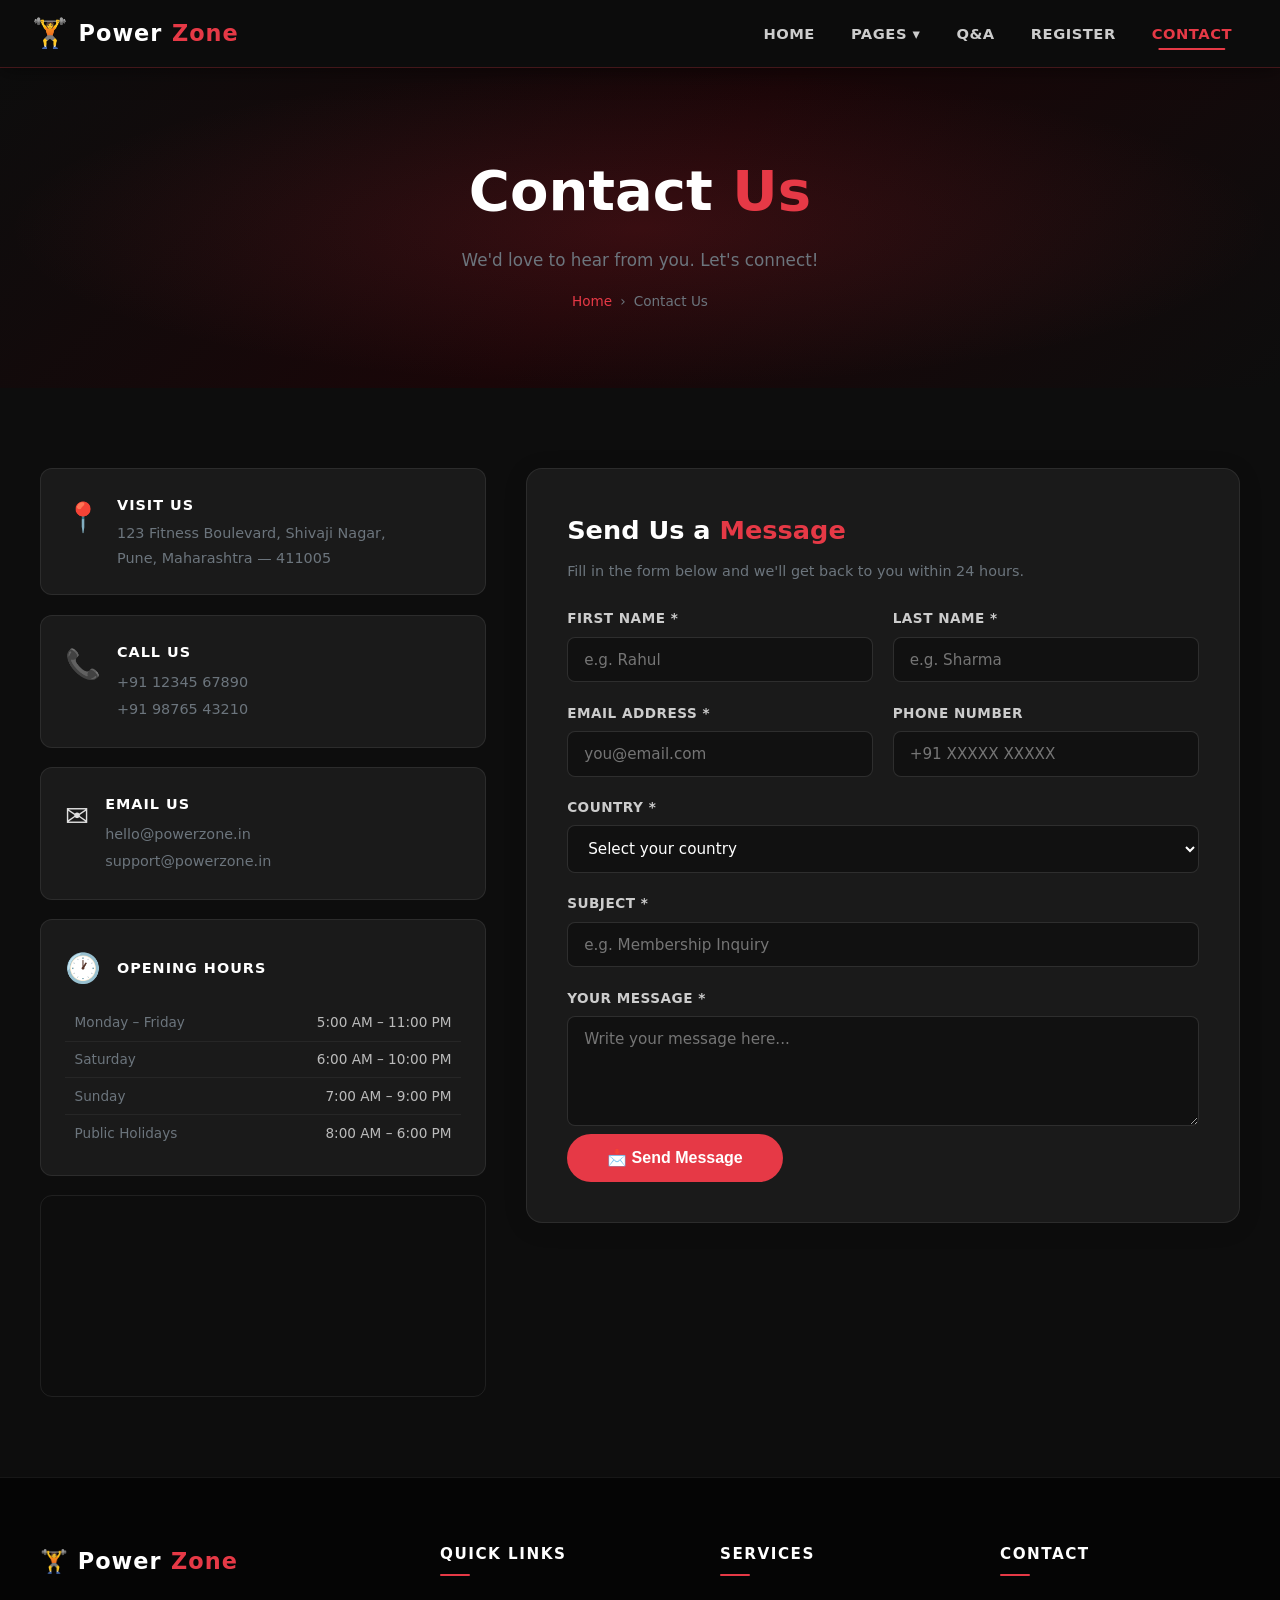
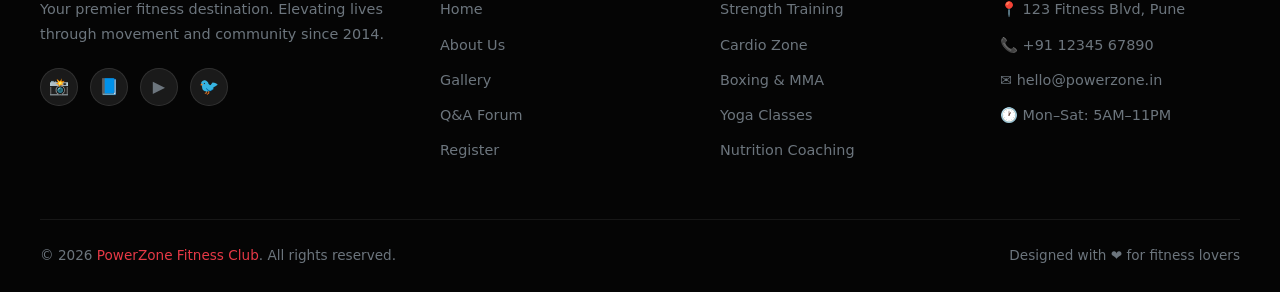
<file: contact.html>
<!DOCTYPE html>
<html lang="en">
<head>
  <meta charset="UTF-8" />
  <meta name="viewport" content="width=device-width, initial-scale=1.0" />
  <title>Contact Us — PowerZone Fitness Club</title>
  <link rel="stylesheet" href="style.css" />
  <style>
    [data-anim] { opacity:0; transform:translateY(30px); transition:opacity .7s ease,transform .7s ease; }
    [data-anim].anim-in { opacity:1; transform:translateY(0); }
    [data-anim][data-delay="1"] { transition-delay:.15s; }
    [data-anim][data-delay="2"] { transition-delay:.3s; }

    .contact-layout {
      display: grid;
      grid-template-columns: 1fr 1.6fr;
      gap: 2.5rem;
      align-items: start;
    }
    @media(max-width:768px){ .contact-layout { grid-template-columns:1fr; } }

    .contact-info { display:flex; flex-direction:column; gap:1.2rem; }
    .info-card {
      background: #1a1a1a;
      border: 1px solid rgba(255,255,255,0.08);
      border-radius: var(--radius);
      padding: 1.5rem;
      display: flex;
      gap: 1rem;
      align-items: flex-start;
      transition: var(--transition);
    }
    .info-card:hover { border-color:rgba(230,57,70,0.3); transform:translateX(4px); }
    .info-icon { font-size:1.8rem; flex-shrink:0; }
    .info-card h4 { color:var(--white); font-size:.9rem; text-transform:uppercase; letter-spacing:1px; margin-bottom:.25rem; }
    .info-card p, .info-card a { color:var(--gray); font-size:.9rem; }
    .info-card a:hover { color:var(--primary); }

    .map-preview {
      border-radius: var(--radius);
      overflow:hidden;
      border:1px solid rgba(255,255,255,0.08);
    }
    .map-preview iframe { width:100%; height:200px; border:none; display:block; }

    .hours-table { width:100%; border-collapse:collapse; font-size:.85rem; }
    .hours-table td { padding:.4rem .6rem; color:var(--gray); border-bottom:1px solid rgba(255,255,255,0.05); }
    .hours-table td:last-child { text-align:right; color:#bbb; }
    .hours-table tr:last-child td { border-bottom:none; }

    .form-submit-btn {
      background:var(--primary);
      color:var(--white);
      border:none;
      padding:.9rem 2.5rem;
      border-radius:50px;
      font-size:1rem;
      font-weight:700;
      cursor:pointer;
      transition:var(--transition);
      display:inline-flex;
      align-items:center;
      gap:.5rem;
      margin-top:.5rem;
    }
    .form-submit-btn:hover { background:#c1121f; transform:translateY(-2px); box-shadow:0 8px 24px rgba(230,57,70,.4); }
  </style>
</head>
<body>

<!-- NAVBAR -->
<nav class="navbar">
  <a class="nav-logo" href="index.html"><span class="icon">🏋️</span>Power<span>Zone</span></a>
  <ul class="nav-links">
    <li><a href="index.html">Home</a></li>
    <li>
      <a href="#">Pages ▾</a>
      <ul class="dropdown-menu">
        <li><a href="about.html">About Us</a></li>
        <li><a href="gallery.html">Gallery</a></li>
        <li><a href="multimedia.html">Multimedia</a></li>
      </ul>
    </li>
    <li><a href="qa.html">Q&amp;A</a></li>
    <li><a href="register.html">Register</a></li>
    <li><a href="contact.html" class="active">Contact</a></li>
  </ul>
  <div class="hamburger"><span></span><span></span><span></span></div>
</nav>

<div class="page-content">

<!-- PAGE HERO -->
<div class="page-hero">
  <div class="page-hero-content">
    <h1>Contact <span>Us</span></h1>
    <p>We'd love to hear from you. Let's connect!</p>
    <div class="breadcrumb">
      <a href="index.html">Home</a> › <span>Contact Us</span>
    </div>
  </div>
</div>

<!-- CONTACT SECTION -->
<section class="section">
  <div class="container">
    <div class="contact-layout">

      <!-- LEFT: Info -->
      <div class="contact-info" data-anim>
        <div class="info-card">
          <span class="info-icon">📍</span>
          <div>
            <h4>Visit Us</h4>
            <p>123 Fitness Boulevard, Shivaji Nagar,<br>Pune, Maharashtra — 411005</p>
          </div>
        </div>
        <div class="info-card">
          <span class="info-icon">📞</span>
          <div>
            <h4>Call Us</h4>
            <a href="tel:+911234567890">+91 12345 67890</a><br>
            <a href="tel:+919876543210">+91 98765 43210</a>
          </div>
        </div>
        <div class="info-card">
          <span class="info-icon">✉️</span>
          <div>
            <h4>Email Us</h4>
            <a href="mailto:hello@powerzone.in">hello@powerzone.in</a><br>
            <a href="mailto:support@powerzone.in">support@powerzone.in</a>
          </div>
        </div>
        <div class="info-card" style="flex-direction:column;gap:.75rem;">
          <div style="display:flex;gap:1rem;align-items:center;">
            <span class="info-icon">🕐</span>
            <h4 style="margin-bottom:0;">Opening Hours</h4>
          </div>
          <table class="hours-table">
            <tr><td>Monday – Friday</td><td>5:00 AM – 11:00 PM</td></tr>
            <tr><td>Saturday</td><td>6:00 AM – 10:00 PM</td></tr>
            <tr><td>Sunday</td><td>7:00 AM – 9:00 PM</td></tr>
            <tr><td>Public Holidays</td><td>8:00 AM – 6:00 PM</td></tr>
          </table>
        </div>
        <div class="map-preview">
          <iframe
            src="https://www.google.com/maps/embed?pb=!1m18!1m12!1m3!1d3783.275267680513!2d73.84672887496836!3d18.52043206824673!2m3!1f0!2f0!3f0!3m2!1i1024!2i768!4f13.1!3m3!1m2!1s0x3bc2bf2e67461101%3A0x828d43bf9d9ee343!2sShivaji%20Nagar%2C%20Pune%2C%20Maharashtra%20411005!5e0!3m2!1sen!2sin!4v1698765432100!5m2!1sen!2sin"
            allowfullscreen="" loading="lazy" referrerpolicy="no-referrer-when-downgrade"
            title="PowerZone Location Map">
          </iframe>
        </div>
      </div>

      <!-- RIGHT: Form -->
      <div data-anim data-delay="1">
        <div class="form-wrapper">
          <div style="margin-bottom:1.5rem;">
            <h2 style="color:var(--white);font-size:1.6rem;font-weight:800;">Send Us a <span style="color:var(--primary)">Message</span></h2>
            <p style="color:var(--gray);font-size:.9rem;margin-top:.4rem;">Fill in the form below and we'll get back to you within 24 hours.</p>
          </div>
          <form id="contactForm" onsubmit="handleContactForm(event)" novalidate>
            <div class="form-grid">
              <div class="form-group">
                <label for="firstName">First Name *</label>
                <input type="text" id="firstName" name="firstName" placeholder="e.g. Rahul" required autocomplete="given-name">
              </div>
              <div class="form-group">
                <label for="lastName">Last Name *</label>
                <input type="text" id="lastName" name="lastName" placeholder="e.g. Sharma" required autocomplete="family-name">
              </div>
              <div class="form-group">
                <label for="email">Email Address *</label>
                <input type="email" id="email" name="email" placeholder="you@email.com" required autocomplete="email">
              </div>
              <div class="form-group">
                <label for="phone">Phone Number</label>
                <input type="tel" id="phone" name="phone" placeholder="+91 XXXXX XXXXX" autocomplete="tel">
              </div>
              <div class="form-group full">
                <label for="country">Country *</label>
                <select id="country" name="country" required>
                  <option value="" disabled selected>Select your country</option>
                  <option value="India">🇮🇳 India</option>
                  <option value="USA">🇺🇸 United States</option>
                  <option value="UK">🇬🇧 United Kingdom</option>
                  <option value="Canada">🇨🇦 Canada</option>
                  <option value="Australia">🇦🇺 Australia</option>
                  <option value="UAE">🇦🇪 UAE</option>
                  <option value="Singapore">🇸🇬 Singapore</option>
                  <option value="Other">🌍 Other</option>
                </select>
              </div>
              <div class="form-group full">
                <label for="subject">Subject *</label>
                <input type="text" id="subject" name="subject" placeholder="e.g. Membership Inquiry" required>
              </div>
              <div class="form-group full">
                <label for="message">Your Message *</label>
                <textarea id="message" name="message" placeholder="Write your message here..." required></textarea>
              </div>
            </div>
            <button type="submit" class="form-submit-btn">📩 Send Message</button>
          </form>
        </div>
      </div>

    </div>
  </div>
</section>

<!-- FOOTER -->
<footer class="footer">
  <div class="footer-grid">
    <div class="footer-brand">
      <div class="nav-logo">🏋️ Power<span>Zone</span></div>
      <p>Your premier fitness destination. Elevating lives through movement and community since 2014.</p>
      <div class="social-links">
        <a class="social-btn" href="#">📸</a>
        <a class="social-btn" href="#">📘</a>
        <a class="social-btn" href="#">▶️</a>
        <a class="social-btn" href="#">🐦</a>
      </div>
    </div>
    <div class="footer-col">
      <h4>Quick Links</h4>
      <ul>
        <li><a href="index.html">Home</a></li>
        <li><a href="about.html">About Us</a></li>
        <li><a href="gallery.html">Gallery</a></li>
        <li><a href="qa.html">Q&amp;A Forum</a></li>
        <li><a href="register.html">Register</a></li>
      </ul>
    </div>
    <div class="footer-col">
      <h4>Services</h4>
      <ul>
        <li><a href="#">Strength Training</a></li>
        <li><a href="#">Cardio Zone</a></li>
        <li><a href="#">Boxing &amp; MMA</a></li>
        <li><a href="#">Yoga Classes</a></li>
        <li><a href="#">Nutrition Coaching</a></li>
      </ul>
    </div>
    <div class="footer-col">
      <h4>Contact</h4>
      <ul>
        <li><a href="#">📍 123 Fitness Blvd, Pune</a></li>
        <li><a href="tel:+911234567890">📞 +91 12345 67890</a></li>
        <li><a href="mailto:hello@powerzone.in">✉️ hello@powerzone.in</a></li>
        <li><a href="#">🕐 Mon–Sat: 5AM–11PM</a></li>
      </ul>
    </div>
  </div>
  <div class="footer-bottom">
    <p>© 2026 <span>PowerZone Fitness Club</span>. All rights reserved.</p>
    <p>Designed with ❤️ for fitness lovers</p>
  </div>
</footer>
</div>

<script src="script.js"></script>
<script>
function handleContactForm(e) {
  e.preventDefault();
  const form = e.target;
  if (!validateForm(form)) {
    showToast('Please fill in all required fields.', '⚠️');
    return;
  }
  const name = form.firstName.value + ' ' + form.lastName.value;
  showToast(`Thanks, ${name}! We'll get back to you within 24 hours. 📩`, '✅');
  form.reset();
}
</script>
</body>
</html>
</file>
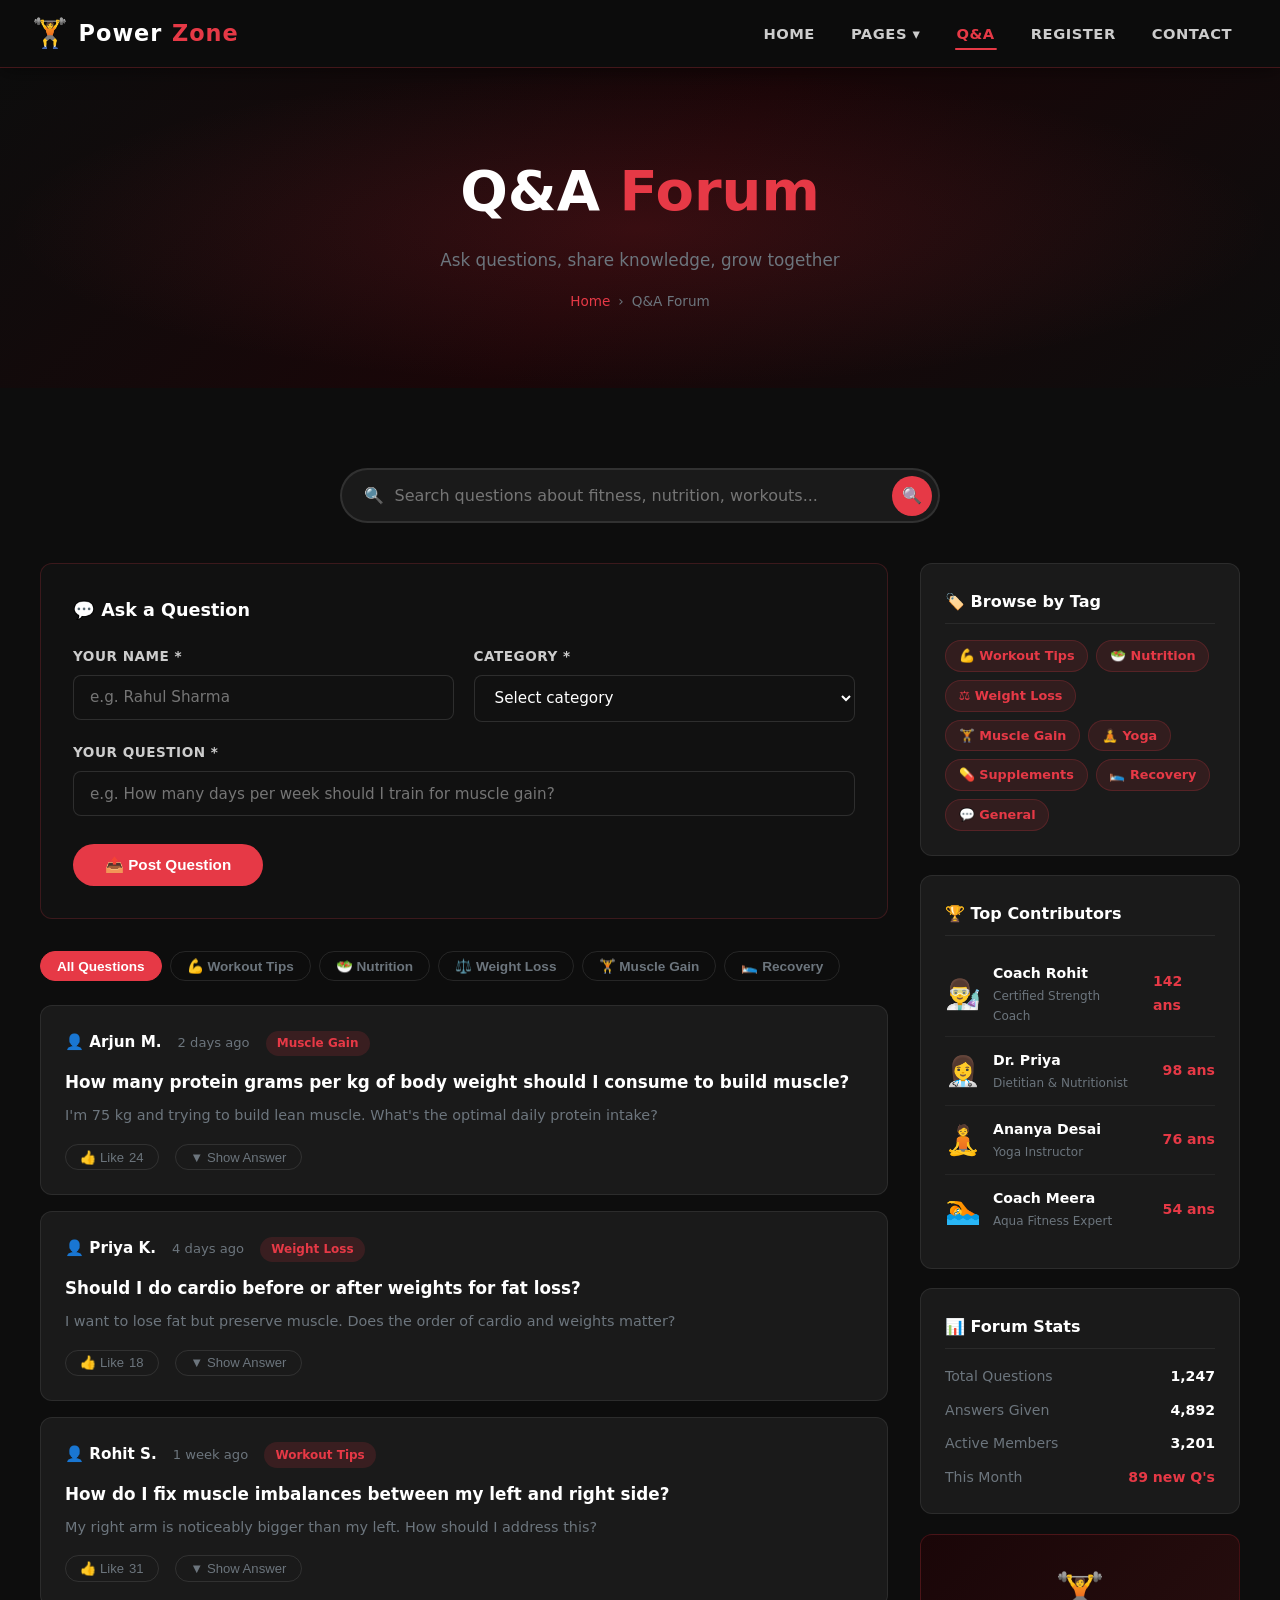
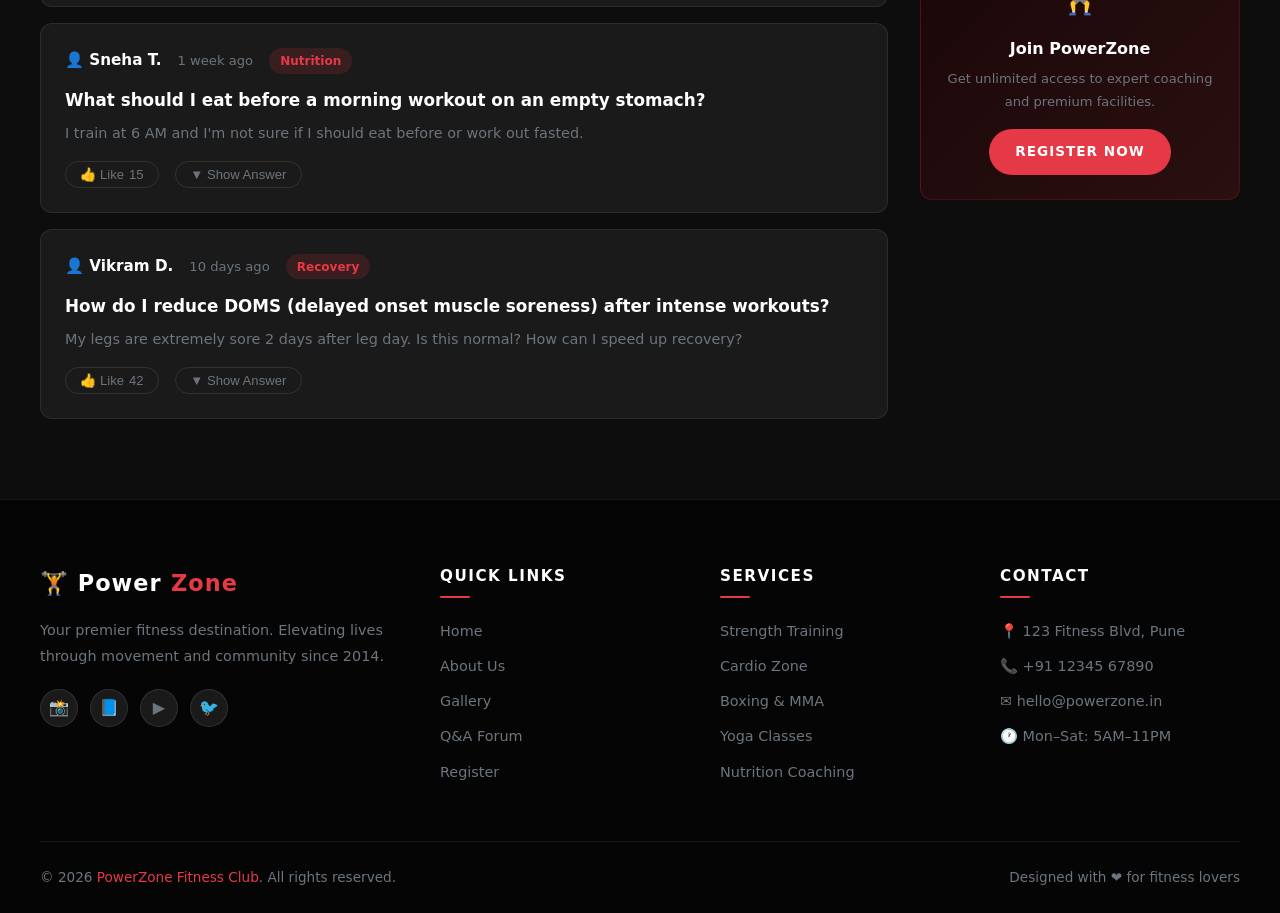
<file: qa.html>
<!DOCTYPE html>
<html lang="en">
<head>
  <meta charset="UTF-8" />
  <meta name="viewport" content="width=device-width, initial-scale=1.0" />
  <title>Q&amp;A Forum — PowerZone Fitness Club</title>
  <link rel="stylesheet" href="style.css" />
  <style>
    [data-anim] { opacity:0; transform:translateY(30px); transition:opacity .7s ease,transform .7s ease; }
    [data-anim].anim-in { opacity:1; transform:translateY(0); }

    .qa-layout {
      display:grid;
      grid-template-columns:1fr 320px;
      gap:2rem;
      align-items:start;
    }
    @media(max-width:900px){ .qa-layout { grid-template-columns:1fr; } }

    .qa-sidebar { display:flex; flex-direction:column; gap:1.2rem; }
    .sidebar-card {
      background:#1a1a1a;
      border:1px solid rgba(255,255,255,.08);
      border-radius:var(--radius);
      padding:1.5rem;
    }
    .sidebar-card h3 { color:var(--white); font-size:1rem; margin-bottom:1rem; border-bottom:1px solid rgba(255,255,255,.07); padding-bottom:.5rem; }
    .tag-cloud { display:flex; flex-wrap:wrap; gap:.5rem; }
    .tag-pill {
      background:rgba(230,57,70,.12);
      color:var(--primary);
      padding:.25rem .8rem;
      border-radius:50px;
      font-size:.8rem;
      font-weight:600;
      cursor:pointer;
      transition:var(--transition);
      border:1px solid rgba(230,57,70,.2);
    }
    .tag-pill:hover { background:var(--primary); color:var(--white); }

    .top-contributor { display:flex; align-items:center; gap:.75rem; padding:.6rem 0; border-bottom:1px solid rgba(255,255,255,.05); }
    .top-contributor:last-child { border-bottom:none; }
    .contributor-avatar { font-size:1.8rem; }
    .contributor-info h5 { color:var(--white); font-size:.88rem; }
    .contributor-info p  { color:var(--gray); font-size:.75rem; }
    .contributor-count { margin-left:auto; color:var(--primary); font-weight:700; font-size:.88rem; }

    .filter-tabs { display:flex; gap:.5rem; margin-bottom:1.5rem; flex-wrap:wrap; }
    .filter-tab {
      padding:.4rem 1rem;
      border-radius:50px;
      font-size:.85rem;
      font-weight:600;
      cursor:pointer;
      border:1px solid rgba(255,255,255,.1);
      color:var(--gray);
      background:none;
      transition:var(--transition);
    }
    .filter-tab.active,
    .filter-tab:hover { background:var(--primary); color:var(--white); border-color:var(--primary); }

    .no-results {
      text-align:center;
      padding:3rem 1rem;
      color:var(--gray);
      display:none;
    }
    .no-results.show { display:block; }
    .no-results span { font-size:3rem; display:block; margin-bottom:1rem; }
  </style>
</head>
<body>

<!-- NAVBAR -->
<nav class="navbar">
  <a class="nav-logo" href="index.html"><span class="icon">🏋️</span>Power<span>Zone</span></a>
  <ul class="nav-links">
    <li><a href="index.html">Home</a></li>
    <li>
      <a href="#">Pages ▾</a>
      <ul class="dropdown-menu">
        <li><a href="about.html">About Us</a></li>
        <li><a href="gallery.html">Gallery</a></li>
        <li><a href="multimedia.html">Multimedia</a></li>
      </ul>
    </li>
    <li><a href="qa.html" class="active">Q&amp;A</a></li>
    <li><a href="register.html">Register</a></li>
    <li><a href="contact.html">Contact</a></li>
  </ul>
  <div class="hamburger"><span></span><span></span><span></span></div>
</nav>

<div class="page-content">

<!-- PAGE HERO -->
<div class="page-hero">
  <div class="page-hero-content">
    <h1>Q&amp;A <span>Forum</span></h1>
    <p>Ask questions, share knowledge, grow together</p>
    <div class="breadcrumb"><a href="index.html">Home</a> › <span>Q&amp;A Forum</span></div>
  </div>
</div>

<section class="section">
  <div class="container">

    <!-- Animated Search Bar -->
    <div class="search-bar-wrap" data-anim>
      <input type="text" class="search-input" placeholder="🔍  Search questions about fitness, nutrition, workouts..." id="qaSearch">
      <button class="search-btn-anim" aria-label="Search" onclick="doSearch()">🔍</button>
    </div>
    <div class="no-results" id="noResults">
      <span>🔍</span>
      <p>No questions match your search. Try different keywords!</p>
    </div>

    <div class="qa-layout">
      <!-- MAIN Q&A -->
      <div>
        <!-- Ask Form -->
        <div class="ask-form-card" data-anim>
          <h3>💬 Ask a Question</h3>
          <form id="askForm" onsubmit="handleAskForm(event)" novalidate>
            <div class="form-grid">
              <div class="form-group">
                <label for="aName">Your Name *</label>
                <input type="text" id="aName" name="name" placeholder="e.g. Rahul Sharma" required>
              </div>
              <div class="form-group">
                <label for="aTag">Category *</label>
                <select id="aTag" name="tag" required>
                  <option value="" disabled selected>Select category</option>
                  <option>Workout Tips</option>
                  <option>Nutrition</option>
                  <option>Weight Loss</option>
                  <option>Muscle Gain</option>
                  <option>Yoga & Flexibility</option>
                  <option>Supplements</option>
                  <option>Recovery</option>
                  <option>General</option>
                </select>
              </div>
              <div class="form-group full">
                <label for="aQuestion">Your Question *</label>
                <input type="text" id="aQuestion" name="question" placeholder="e.g. How many days per week should I train for muscle gain?" required>
              </div>
            </div>
            <br>
            <button type="submit" style="background:var(--primary);color:#fff;border:none;padding:.75rem 2rem;border-radius:50px;font-weight:700;cursor:pointer;font-size:.95rem;transition:var(--transition);" onmouseover="this.style.background='#c1121f'" onmouseout="this.style.background='var(--primary)'">
              📤 Post Question
            </button>
          </form>
        </div>

        <!-- Filter Tabs -->
        <div class="filter-tabs">
          <button class="filter-tab active" onclick="filterQA(this,'all')">All Questions</button>
          <button class="filter-tab" onclick="filterQA(this,'Workout Tips')">💪 Workout Tips</button>
          <button class="filter-tab" onclick="filterQA(this,'Nutrition')">🥗 Nutrition</button>
          <button class="filter-tab" onclick="filterQA(this,'Weight Loss')">⚖️ Weight Loss</button>
          <button class="filter-tab" onclick="filterQA(this,'Muscle Gain')">🏋️ Muscle Gain</button>
          <button class="filter-tab" onclick="filterQA(this,'Recovery')">🛌 Recovery</button>
        </div>

        <!-- Q&A List -->
        <div class="qa-list" id="qaList">

          <div class="qa-card" data-cat="Muscle Gain">
            <div class="qa-meta">
              <span class="author">👤 Arjun M.</span>
              <span class="date">2 days ago</span>
              <span class="tag">Muscle Gain</span>
            </div>
            <h4>How many protein grams per kg of body weight should I consume to build muscle?</h4>
            <p>I'm 75 kg and trying to build lean muscle. What's the optimal daily protein intake?</p>
            <div class="qa-actions">
              <button class="qa-action-btn" onclick="likeQA(this)">👍 Like <span class="like-count">24</span></button>
              <button class="qa-action-btn" onclick="toggleAnswer(this)">▼ Show Answer</button>
            </div>
            <div class="qa-answer">
              <p>For muscle building, aim for <strong style="color:var(--primary)">1.6–2.2g of protein per kg of body weight</strong> daily. For you at 75 kg, that's 120–165g/day. Distribute this across 4–5 meals. Lean sources like chicken, eggs, paneer, legumes, and whey protein are excellent choices. Consistency over weeks matters more than hitting the exact number on any single day.</p>
            </div>
          </div>

          <div class="qa-card" data-cat="Weight Loss">
            <div class="qa-meta">
              <span class="author">👤 Priya K.</span>
              <span class="date">4 days ago</span>
              <span class="tag">Weight Loss</span>
            </div>
            <h4>Should I do cardio before or after weights for fat loss?</h4>
            <p>I want to lose fat but preserve muscle. Does the order of cardio and weights matter?</p>
            <div class="qa-actions">
              <button class="qa-action-btn" onclick="likeQA(this)">👍 Like <span class="like-count">18</span></button>
              <button class="qa-action-btn" onclick="toggleAnswer(this)">▼ Show Answer</button>
            </div>
            <div class="qa-answer">
              <p>For fat loss with muscle preservation, do <strong style="color:var(--primary)">weights first, then cardio</strong>. Strength training depletes glycogen stores, so your subsequent cardio session burns more fat. If your goal is purely cardiovascular endurance, reverse the order. Keep cardio sessions at moderate intensity (60–70% max heart rate) for 20–30 mins post-lifting for best fat-burning results.</p>
            </div>
          </div>

          <div class="qa-card" data-cat="Workout Tips">
            <div class="qa-meta">
              <span class="author">👤 Rohit S.</span>
              <span class="date">1 week ago</span>
              <span class="tag">Workout Tips</span>
            </div>
            <h4>How do I fix muscle imbalances between my left and right side?</h4>
            <p>My right arm is noticeably bigger than my left. How should I address this?</p>
            <div class="qa-actions">
              <button class="qa-action-btn" onclick="likeQA(this)">👍 Like <span class="like-count">31</span></button>
              <button class="qa-action-btn" onclick="toggleAnswer(this)">▼ Show Answer</button>
            </div>
            <div class="qa-answer">
              <p>Switch to <strong style="color:var(--primary)">unilateral (single-limb) exercises</strong> like dumbbell curls, single-arm rows, and single-leg lunges. Always start with your weaker side and match the same reps on your stronger side. Avoid using the stronger side to compensate. Give it 8–12 weeks of consistent training — imbalances typically resolve naturally with unilateral focus. Don't neglect sleep and nutrition either.</p>
            </div>
          </div>

          <div class="qa-card" data-cat="Nutrition">
            <div class="qa-meta">
              <span class="author">👤 Sneha T.</span>
              <span class="date">1 week ago</span>
              <span class="tag">Nutrition</span>
            </div>
            <h4>What should I eat before a morning workout on an empty stomach?</h4>
            <p>I train at 6 AM and I'm not sure if I should eat before or work out fasted.</p>
            <div class="qa-actions">
              <button class="qa-action-btn" onclick="likeQA(this)">👍 Like <span class="like-count">15</span></button>
              <button class="qa-action-btn" onclick="toggleAnswer(this)">▼ Show Answer</button>
            </div>
            <div class="qa-answer">
              <p>For sessions under 60 minutes, fasted training can work well for fat burning. If you prefer to fuel up, have something <strong style="color:var(--primary)">light 30–45 minutes before</strong> — a banana with peanut butter, a small bowl of oats, or a protein shake. Avoid heavy meals. Post-workout, prioritise protein + carbs within 60 minutes to aid recovery.</p>
            </div>
          </div>

          <div class="qa-card" data-cat="Recovery">
            <div class="qa-meta">
              <span class="author">👤 Vikram D.</span>
              <span class="date">10 days ago</span>
              <span class="tag">Recovery</span>
            </div>
            <h4>How do I reduce DOMS (delayed onset muscle soreness) after intense workouts?</h4>
            <p>My legs are extremely sore 2 days after leg day. Is this normal? How can I speed up recovery?</p>
            <div class="qa-actions">
              <button class="qa-action-btn" onclick="likeQA(this)">👍 Like <span class="like-count">42</span></button>
              <button class="qa-action-btn" onclick="toggleAnswer(this)">▼ Show Answer</button>
            </div>
            <div class="qa-answer">
              <p>DOMS is completely normal — it peaks 24–48 hours post-workout. To reduce it: <strong style="color:var(--primary)">active recovery</strong> (light walk, cycling), cold showers or ice baths, foam rolling / massage, adequate sleep (7–9 hrs), and stay hydrated. Eating anti-inflammatory foods (berries, turmeric, omega-3s) also helps. Don't skip the next workout — light movement accelerates recovery.</p>
            </div>
          </div>

        </div>
      </div>

      <!-- SIDEBAR -->
      <div class="qa-sidebar">
        <div class="sidebar-card">
          <h3>🏷️ Browse by Tag</h3>
          <div class="tag-cloud">
            <span class="tag-pill" onclick="filterByTag('Workout Tips')">💪 Workout Tips</span>
            <span class="tag-pill" onclick="filterByTag('Nutrition')">🥗 Nutrition</span>
            <span class="tag-pill" onclick="filterByTag('Weight Loss')">⚖️ Weight Loss</span>
            <span class="tag-pill" onclick="filterByTag('Muscle Gain')">🏋️ Muscle Gain</span>
            <span class="tag-pill" onclick="filterByTag('Yoga & Flexibility')">🧘 Yoga</span>
            <span class="tag-pill" onclick="filterByTag('Supplements')">💊 Supplements</span>
            <span class="tag-pill" onclick="filterByTag('Recovery')">🛌 Recovery</span>
            <span class="tag-pill" onclick="filterByTag('General')">💬 General</span>
          </div>
        </div>

        <div class="sidebar-card">
          <h3>🏆 Top Contributors</h3>
          <div class="top-contributor">
            <span class="contributor-avatar">👨‍🔬</span>
            <div class="contributor-info"><h5>Coach Rohit</h5><p>Certified Strength Coach</p></div>
            <span class="contributor-count">142 ans</span>
          </div>
          <div class="top-contributor">
            <span class="contributor-avatar">👩‍⚕️</span>
            <div class="contributor-info"><h5>Dr. Priya</h5><p>Dietitian & Nutritionist</p></div>
            <span class="contributor-count">98 ans</span>
          </div>
          <div class="top-contributor">
            <span class="contributor-avatar">🧘</span>
            <div class="contributor-info"><h5>Ananya Desai</h5><p>Yoga Instructor</p></div>
            <span class="contributor-count">76 ans</span>
          </div>
          <div class="top-contributor">
            <span class="contributor-avatar">🏊</span>
            <div class="contributor-info"><h5>Coach Meera</h5><p>Aqua Fitness Expert</p></div>
            <span class="contributor-count">54 ans</span>
          </div>
        </div>

        <div class="sidebar-card">
          <h3>📊 Forum Stats</h3>
          <div style="display:flex;flex-direction:column;gap:.6rem;">
            <div style="display:flex;justify-content:space-between;color:var(--gray);font-size:.88rem;">
              <span>Total Questions</span><strong style="color:var(--white)">1,247</strong>
            </div>
            <div style="display:flex;justify-content:space-between;color:var(--gray);font-size:.88rem;">
              <span>Answers Given</span><strong style="color:var(--white)">4,892</strong>
            </div>
            <div style="display:flex;justify-content:space-between;color:var(--gray);font-size:.88rem;">
              <span>Active Members</span><strong style="color:var(--white)">3,201</strong>
            </div>
            <div style="display:flex;justify-content:space-between;color:var(--gray);font-size:.88rem;">
              <span>This Month</span><strong style="color:var(--primary)">89 new Q's</strong>
            </div>
          </div>
        </div>

        <div style="text-align:center;padding:1.5rem;background:linear-gradient(135deg,#1a0608,#2a1010);border-radius:var(--radius);border:1px solid rgba(230,57,70,.2);">
          <div style="font-size:2.5rem;margin-bottom:.5rem;">🏋️</div>
          <h4 style="color:var(--white);margin-bottom:.4rem;">Join PowerZone</h4>
          <p style="color:var(--gray);font-size:.82rem;margin-bottom:1rem;">Get unlimited access to expert coaching and premium facilities.</p>
          <a href="register.html" class="btn btn-primary" style="font-size:.85rem;padding:.6rem 1.5rem;">Register Now</a>
        </div>
      </div>
    </div>

  </div>
</section>

<!-- FOOTER -->
<footer class="footer">
  <div class="footer-grid">
    <div class="footer-brand">
      <div class="nav-logo">🏋️ Power<span>Zone</span></div>
      <p>Your premier fitness destination. Elevating lives through movement and community since 2014.</p>
      <div class="social-links">
        <a class="social-btn" href="#">📸</a>
        <a class="social-btn" href="#">📘</a>
        <a class="social-btn" href="#">▶️</a>
        <a class="social-btn" href="#">🐦</a>
      </div>
    </div>
    <div class="footer-col">
      <h4>Quick Links</h4>
      <ul>
        <li><a href="index.html">Home</a></li>
        <li><a href="about.html">About Us</a></li>
        <li><a href="gallery.html">Gallery</a></li>
        <li><a href="qa.html">Q&amp;A Forum</a></li>
        <li><a href="register.html">Register</a></li>
      </ul>
    </div>
    <div class="footer-col">
      <h4>Services</h4>
      <ul>
        <li><a href="#">Strength Training</a></li>
        <li><a href="#">Cardio Zone</a></li>
        <li><a href="#">Boxing &amp; MMA</a></li>
        <li><a href="#">Yoga Classes</a></li>
        <li><a href="#">Nutrition Coaching</a></li>
      </ul>
    </div>
    <div class="footer-col">
      <h4>Contact</h4>
      <ul>
        <li><a href="#">📍 123 Fitness Blvd, Pune</a></li>
        <li><a href="tel:+911234567890">📞 +91 12345 67890</a></li>
        <li><a href="mailto:hello@powerzone.in">✉️ hello@powerzone.in</a></li>
        <li><a href="#">🕐 Mon–Sat: 5AM–11PM</a></li>
      </ul>
    </div>
  </div>
  <div class="footer-bottom">
    <p>© 2026 <span>PowerZone Fitness Club</span>. All rights reserved.</p>
    <p>Designed with ❤️ for fitness lovers</p>
  </div>
</footer>
</div>

<script src="script.js"></script>
<script>
document.addEventListener('DOMContentLoaded', () => {
  initQASearch();
});

function doSearch() {
  const q = document.getElementById('qaSearch').value.toLowerCase().trim();
  const cards = document.querySelectorAll('.qa-card');
  let shown = 0;
  cards.forEach(c => {
    const match = c.textContent.toLowerCase().includes(q);
    c.style.display = match ? '' : 'none';
    if (match) shown++;
  });
  document.getElementById('noResults').classList.toggle('show', shown === 0);
}

function filterQA(btn, cat) {
  document.querySelectorAll('.filter-tab').forEach(t => t.classList.remove('active'));
  btn.classList.add('active');
  const cards = document.querySelectorAll('.qa-card');
  cards.forEach(c => {
    if (cat === 'all' || c.dataset.cat === cat) c.style.display = '';
    else c.style.display = 'none';
  });
  document.getElementById('noResults').classList.remove('show');
}

function filterByTag(tag) {
  const cards = document.querySelectorAll('.qa-card');
  cards.forEach(c => {
    if (c.dataset.cat === tag) c.style.display = '';
    else c.style.display = 'none';
  });
  document.querySelector('.filter-tab.active')?.classList.remove('active');
}

// Real-time search on Enter
document.getElementById('qaSearch')?.addEventListener('keydown', e => {
  if (e.key === 'Enter') doSearch();
});
document.getElementById('qaSearch')?.addEventListener('input', () => {
  if (!document.getElementById('qaSearch').value) {
    document.querySelectorAll('.qa-card').forEach(c => c.style.display = '');
    document.getElementById('noResults').classList.remove('show');
  }
});
</script>
</body>
</html>
</file>
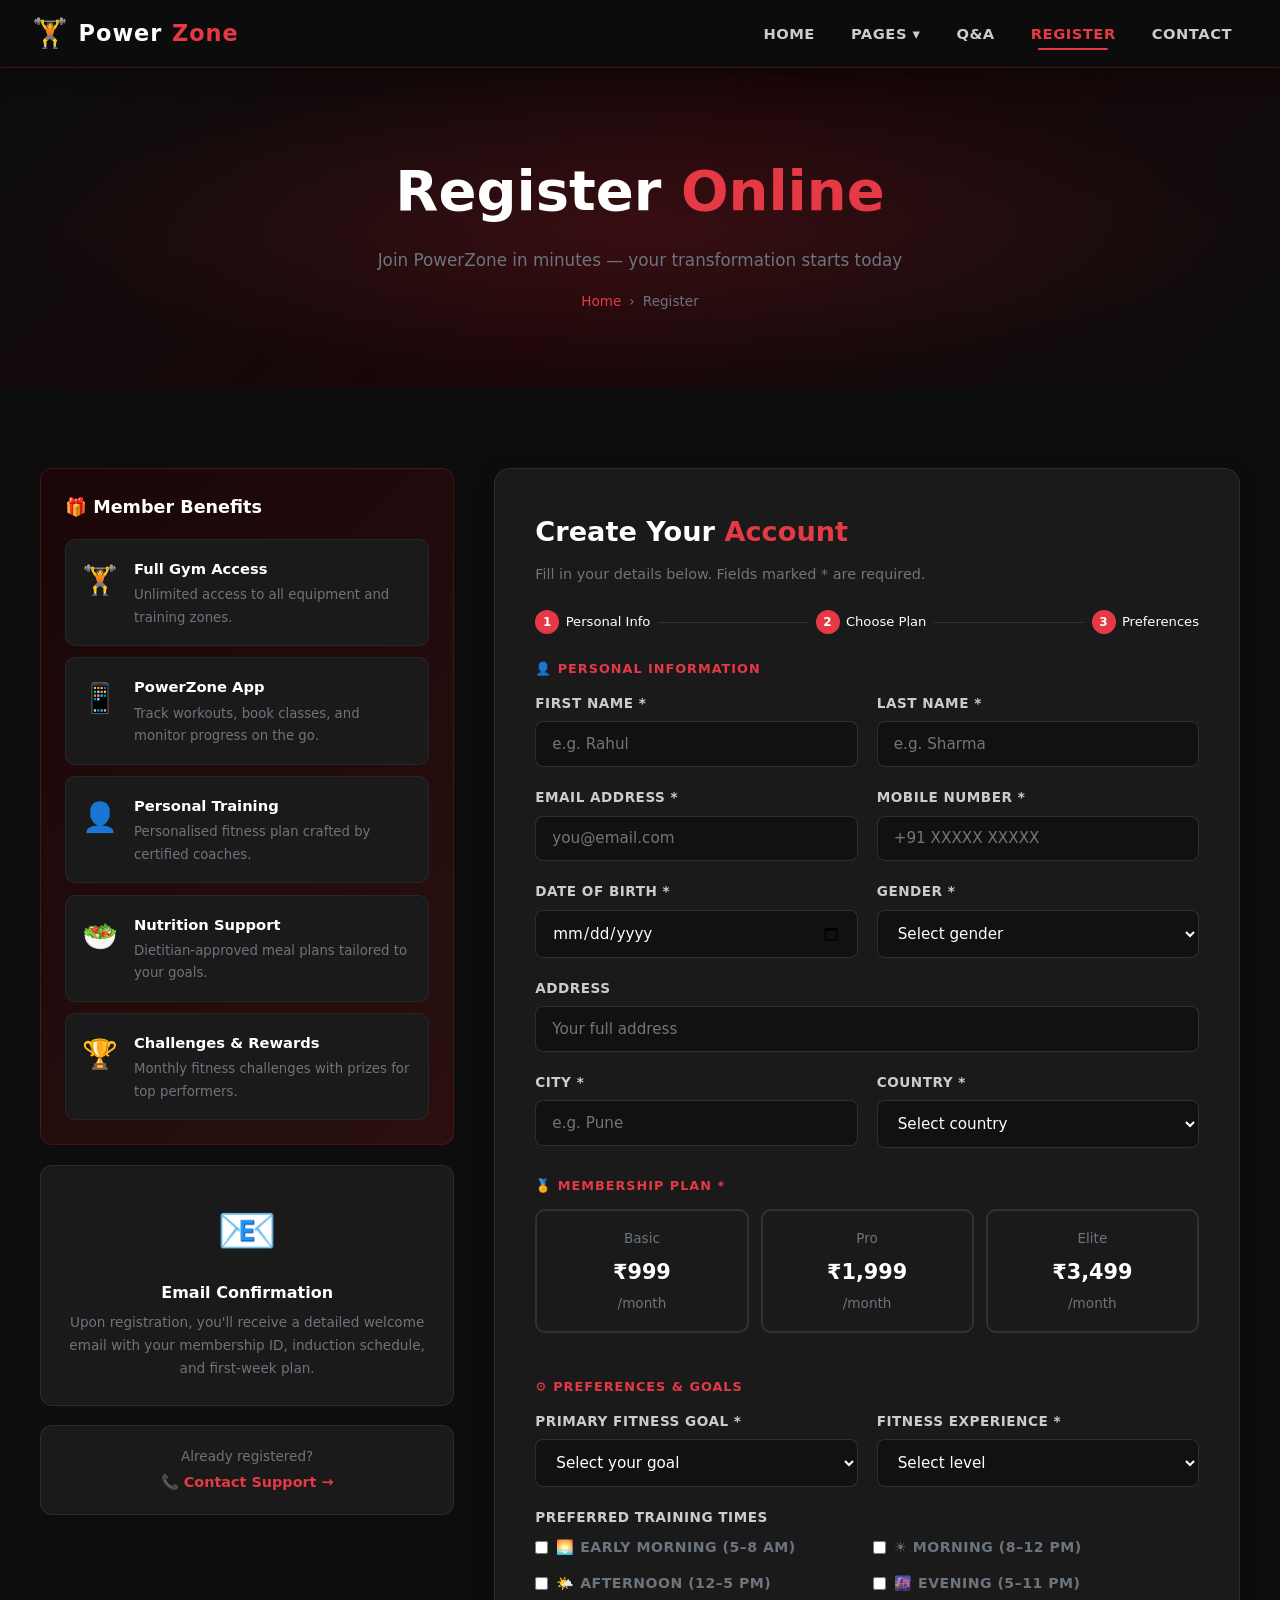
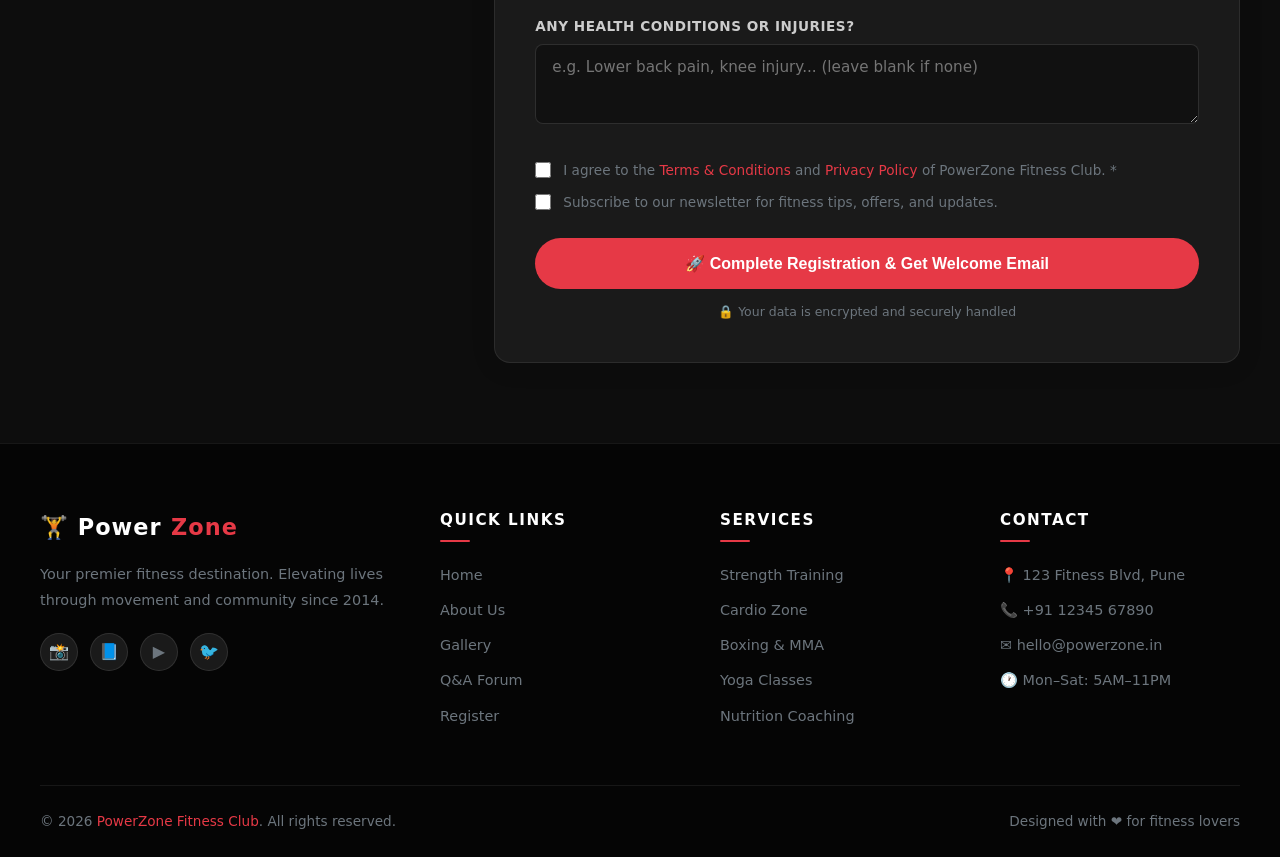
<file: register.html>
<!DOCTYPE html>
<html lang="en">
<head>
  <meta charset="UTF-8" />
  <meta name="viewport" content="width=device-width, initial-scale=1.0" />
  <title>Register — PowerZone Fitness Club</title>
  <link rel="stylesheet" href="style.css" />
  <style>
    [data-anim] { opacity:0; transform:translateY(30px); transition:opacity .7s ease,transform .7s ease; }
    [data-anim].anim-in { opacity:1; transform:translateY(0); }
    [data-anim][data-delay="1"] { transition-delay:.15s; }
    [data-anim][data-delay="2"] { transition-delay:.3s; }

    .register-layout {
      display:grid;
      grid-template-columns:1fr 1.8fr;
      gap:2.5rem;
      align-items:start;
    }
    @media(max-width:900px){ .register-layout { grid-template-columns:1fr; } }

    .register-side { display:flex; flex-direction:column; gap:1.2rem; }
    .benefit-item {
      display:flex;
      gap:1rem;
      align-items:flex-start;
      padding:1rem;
      background:#1a1a1a;
      border-radius:10px;
      border:1px solid rgba(255,255,255,.06);
      transition:var(--transition);
    }
    .benefit-item:hover { border-color:rgba(230,57,70,.2); }
    .benefit-icon { font-size:1.8rem; flex-shrink:0; }
    .benefit-item h4 { color:var(--white); font-size:.92rem; margin-bottom:.2rem; }
    .benefit-item p  { color:var(--gray); font-size:.83rem; }

    .plan-select-grid { display:grid; grid-template-columns:repeat(3,1fr); gap:.75rem; margin-bottom:1rem; }
    @media(max-width:500px){ .plan-select-grid { grid-template-columns:1fr; } }
    .plan-option { display:none; }
    .plan-label {
      display:block;
      text-align:center;
      padding:1rem .5rem;
      border:2px solid rgba(255,255,255,.1);
      border-radius:10px;
      cursor:pointer;
      transition:var(--transition);
      color:var(--gray);
      font-size:.85rem;
    }
    .plan-label .plan-price-sm { display:block; font-size:1.3rem; font-weight:800; color:var(--white); margin:.3rem 0 .1rem; }
    .plan-option:checked + .plan-label {
      border-color:var(--primary);
      background:rgba(230,57,70,.1);
      color:var(--white);
    }

    .checkbox-group { display:flex; align-items:flex-start; gap:.75rem; margin-top:.5rem; }
    .checkbox-group input[type="checkbox"] { width:16px; height:16px; margin-top:3px; accent-color:var(--primary); flex-shrink:0; }
    .checkbox-group label { color:var(--gray); font-size:.85rem; cursor:pointer; }
    .checkbox-group label a { color:var(--primary); }

    .form-submit-btn {
      background:var(--primary);
      color:var(--white);
      border:none;
      padding:1rem;
      border-radius:50px;
      font-size:1rem;
      font-weight:700;
      cursor:pointer;
      width:100%;
      transition:var(--transition);
      margin-top:.5rem;
      display:flex;
      align-items:center;
      justify-content:center;
      gap:.5rem;
    }
    .form-submit-btn:hover { background:#c1121f; transform:translateY(-2px); box-shadow:0 8px 24px rgba(230,57,70,.4); }

    .step-indicator {
      display:flex;
      align-items:center;
      gap:.5rem;
      margin-bottom:1.5rem;
      flex-wrap:wrap;
    }
    .step {
      display:flex;
      align-items:center;
      gap:.4rem;
      font-size:.82rem;
      color:var(--gray);
    }
    .step-num {
      width:24px; height:24px;
      border-radius:50%;
      background:rgba(255,255,255,.1);
      display:flex;
      align-items:center;
      justify-content:center;
      font-size:.75rem;
      font-weight:700;
    }
    .step.active .step-num { background:var(--primary); color:#fff; }
    .step.active { color:var(--white); }
    .step-line { flex:1; height:1px; background:rgba(255,255,255,.1); min-width:20px; }

    .session-options { display:grid; grid-template-columns:1fr 1fr; gap:.75rem; }
    @media(max-width:500px){ .session-options { grid-template-columns:1fr; } }
  </style>
</head>
<body>

<!-- NAVBAR -->
<nav class="navbar">
  <a class="nav-logo" href="index.html"><span class="icon">🏋️</span>Power<span>Zone</span></a>
  <ul class="nav-links">
    <li><a href="index.html">Home</a></li>
    <li>
      <a href="#">Pages ▾</a>
      <ul class="dropdown-menu">
        <li><a href="about.html">About Us</a></li>
        <li><a href="gallery.html">Gallery</a></li>
        <li><a href="multimedia.html">Multimedia</a></li>
      </ul>
    </li>
    <li><a href="qa.html">Q&amp;A</a></li>
    <li><a href="register.html" class="active">Register</a></li>
    <li><a href="contact.html">Contact</a></li>
  </ul>
  <div class="hamburger"><span></span><span></span><span></span></div>
</nav>

<div class="page-content">

<!-- PAGE HERO -->
<div class="page-hero">
  <div class="page-hero-content">
    <h1>Register <span>Online</span></h1>
    <p>Join PowerZone in minutes — your transformation starts today</p>
    <div class="breadcrumb"><a href="index.html">Home</a> › <span>Register</span></div>
  </div>
</div>

<section class="section">
  <div class="container">
    <div class="register-layout">

      <!-- LEFT: Benefits -->
      <div class="register-side" data-anim>
        <div style="background:linear-gradient(135deg,#1a0608,#2a1010);border-radius:var(--radius);padding:1.5rem;border:1px solid rgba(230,57,70,.2);">
          <h3 style="color:var(--white);font-size:1.1rem;margin-bottom:1rem;">🎁 Member Benefits</h3>
          <div style="display:flex;flex-direction:column;gap:.7rem;">
            <div class="benefit-item">
              <span class="benefit-icon">🏋️</span>
              <div><h4>Full Gym Access</h4><p>Unlimited access to all equipment and training zones.</p></div>
            </div>
            <div class="benefit-item">
              <span class="benefit-icon">📱</span>
              <div><h4>PowerZone App</h4><p>Track workouts, book classes, and monitor progress on the go.</p></div>
            </div>
            <div class="benefit-item">
              <span class="benefit-icon">👤</span>
              <div><h4>Personal Training</h4><p>Personalised fitness plan crafted by certified coaches.</p></div>
            </div>
            <div class="benefit-item">
              <span class="benefit-icon">🥗</span>
              <div><h4>Nutrition Support</h4><p>Dietitian-approved meal plans tailored to your goals.</p></div>
            </div>
            <div class="benefit-item">
              <span class="benefit-icon">🏆</span>
              <div><h4>Challenges &amp; Rewards</h4><p>Monthly fitness challenges with prizes for top performers.</p></div>
            </div>
          </div>
        </div>
        <div style="background:#1a1a1a;border:1px solid rgba(255,255,255,.08);border-radius:var(--radius);padding:1.5rem;text-align:center;">
          <div style="font-size:3rem;">📧</div>
          <h4 style="color:var(--white);margin:.5rem 0 .3rem;">Email Confirmation</h4>
          <p style="color:var(--gray);font-size:.85rem;">Upon registration, you'll receive a detailed welcome email with your membership ID, induction schedule, and first-week plan.</p>
        </div>
        <div style="background:#1a1a1a;border:1px solid rgba(255,255,255,.08);border-radius:var(--radius);padding:1.2rem;text-align:center;">
          <p style="color:var(--gray);font-size:.85rem;">Already registered?</p>
          <a href="contact.html" style="color:var(--primary);font-weight:700;font-size:.9rem;">📞 Contact Support →</a>
        </div>
      </div>

      <!-- RIGHT: Registration Form -->
      <div data-anim data-delay="1">
        <div class="form-wrapper">
          <div style="margin-bottom:1.5rem;">
            <h2 style="color:var(--white);font-size:1.7rem;font-weight:800;">Create Your <span style="color:var(--primary)">Account</span></h2>
            <p style="color:var(--gray);font-size:.9rem;margin-top:.4rem;">Fill in your details below. Fields marked * are required.</p>
          </div>

          <div class="step-indicator">
            <div class="step active"><div class="step-num">1</div> Personal Info</div>
            <div class="step-line"></div>
            <div class="step active"><div class="step-num">2</div> Choose Plan</div>
            <div class="step-line"></div>
            <div class="step active"><div class="step-num">3</div> Preferences</div>
          </div>

          <form id="registerForm" onsubmit="handleRegisterForm(event)" novalidate>
            <!-- Section 1: Personal -->
            <p style="color:var(--primary);font-size:.8rem;font-weight:700;letter-spacing:1px;text-transform:uppercase;margin-bottom:.75rem;">👤 Personal Information</p>
            <div class="form-grid">
              <div class="form-group">
                <label for="firstName">First Name *</label>
                <input type="text" id="firstName" name="firstName" placeholder="e.g. Rahul" required autocomplete="given-name">
              </div>
              <div class="form-group">
                <label for="lastName">Last Name *</label>
                <input type="text" id="lastName" name="lastName" placeholder="e.g. Sharma" required autocomplete="family-name">
              </div>
              <div class="form-group">
                <label for="regEmail">Email Address *</label>
                <input type="email" id="regEmail" name="email" placeholder="you@email.com" required autocomplete="email">
              </div>
              <div class="form-group">
                <label for="regPhone">Mobile Number *</label>
                <input type="tel" id="regPhone" name="phone" placeholder="+91 XXXXX XXXXX" required autocomplete="tel">
              </div>
              <div class="form-group">
                <label for="dob">Date of Birth *</label>
                <input type="date" id="dob" name="dob" required>
              </div>
              <div class="form-group">
                <label for="gender">Gender *</label>
                <select id="gender" name="gender" required>
                  <option value="" disabled selected>Select gender</option>
                  <option>Male</option>
                  <option>Female</option>
                  <option>Non-binary</option>
                  <option>Prefer not to say</option>
                </select>
              </div>
              <div class="form-group full">
                <label for="address">Address</label>
                <input type="text" id="address" name="address" placeholder="Your full address" autocomplete="street-address">
              </div>
              <div class="form-group">
                <label for="city">City *</label>
                <input type="text" id="city" name="city" placeholder="e.g. Pune" required autocomplete="address-level2">
              </div>
              <div class="form-group">
                <label for="country">Country *</label>
                <select id="country" name="country" required>
                  <option value="" disabled selected>Select country</option>
                  <option>🇮🇳 India</option>
                  <option>🇺🇸 United States</option>
                  <option>🇬🇧 United Kingdom</option>
                  <option>🇨🇦 Canada</option>
                  <option>🇦🇺 Australia</option>
                  <option>🇦🇪 UAE</option>
                  <option>🇸🇬 Singapore</option>
                  <option>🌍 Other</option>
                </select>
              </div>
            </div>

            <br>
            <!-- Section 2: Plan -->
            <p style="color:var(--primary);font-size:.8rem;font-weight:700;letter-spacing:1px;text-transform:uppercase;margin-bottom:.75rem;">🏅 Membership Plan *</p>
            <div class="plan-select-grid">
              <div>
                <input type="radio" name="plan" id="planBasic" value="Basic" class="plan-option" required>
                <label class="plan-label" for="planBasic">
                  Basic
                  <span class="plan-price-sm">₹999</span>
                  /month
                </label>
              </div>
              <div>
                <input type="radio" name="plan" id="planPro" value="Pro" class="plan-option">
                <label class="plan-label" for="planPro">
                  Pro
                  <span class="plan-price-sm">₹1,999</span>
                  /month
                </label>
              </div>
              <div>
                <input type="radio" name="plan" id="planElite" value="Elite" class="plan-option">
                <label class="plan-label" for="planElite">
                  Elite
                  <span class="plan-price-sm">₹3,499</span>
                  /month
                </label>
              </div>
            </div>

            <br>
            <!-- Section 3: Preferences -->
            <p style="color:var(--primary);font-size:.8rem;font-weight:700;letter-spacing:1px;text-transform:uppercase;margin-bottom:.75rem;">⚙️ Preferences & Goals</p>
            <div class="form-grid">
              <div class="form-group">
                <label for="goal">Primary Fitness Goal *</label>
                <select id="goal" name="goal" required>
                  <option value="" disabled selected>Select your goal</option>
                  <option>Weight Loss</option>
                  <option>Muscle Gain</option>
                  <option>Improve Endurance</option>
                  <option>Stay Active & Healthy</option>
                  <option>Flexibility & Mobility</option>
                  <option>Sports Performance</option>
                </select>
              </div>
              <div class="form-group">
                <label for="experience">Fitness Experience *</label>
                <select id="experience" name="experience" required>
                  <option value="" disabled selected>Select level</option>
                  <option>Beginner (0–6 months)</option>
                  <option>Intermediate (6m–2 years)</option>
                  <option>Advanced (2+ years)</option>
                  <option>Professional Athlete</option>
                </select>
              </div>
              <div class="form-group full">
                <label>Preferred Training Times</label>
                <div class="session-options">
                  <label style="display:flex;gap:.5rem;align-items:center;color:var(--gray);font-size:.88rem;cursor:pointer;">
                    <input type="checkbox" name="time" value="early-morning" style="accent-color:var(--primary)"> 🌅 Early Morning (5–8 AM)
                  </label>
                  <label style="display:flex;gap:.5rem;align-items:center;color:var(--gray);font-size:.88rem;cursor:pointer;">
                    <input type="checkbox" name="time" value="morning" style="accent-color:var(--primary)"> ☀️ Morning (8–12 PM)
                  </label>
                  <label style="display:flex;gap:.5rem;align-items:center;color:var(--gray);font-size:.88rem;cursor:pointer;">
                    <input type="checkbox" name="time" value="afternoon" style="accent-color:var(--primary)"> 🌤️ Afternoon (12–5 PM)
                  </label>
                  <label style="display:flex;gap:.5rem;align-items:center;color:var(--gray);font-size:.88rem;cursor:pointer;">
                    <input type="checkbox" name="time" value="evening" style="accent-color:var(--primary)"> 🌆 Evening (5–11 PM)
                  </label>
                </div>
              </div>
              <div class="form-group full">
                <label for="health">Any Health Conditions or Injuries?</label>
                <textarea id="health" name="health" placeholder="e.g. Lower back pain, knee injury... (leave blank if none)" style="min-height:80px;"></textarea>
              </div>
            </div>

            <br>
            <div class="checkbox-group">
              <input type="checkbox" id="terms" name="terms" required>
              <label for="terms">I agree to the <a href="#">Terms & Conditions</a> and <a href="#">Privacy Policy</a> of PowerZone Fitness Club. *</label>
            </div>
            <div class="checkbox-group" style="margin-top:.5rem;">
              <input type="checkbox" id="newsletter" name="newsletter">
              <label for="newsletter">Subscribe to our newsletter for fitness tips, offers, and updates.</label>
            </div>

            <button type="submit" class="form-submit-btn" style="margin-top:1.5rem;">
              🚀 Complete Registration &amp; Get Welcome Email
            </button>
            <p style="text-align:center;color:var(--gray);font-size:.78rem;margin-top:.75rem;">🔒 Your data is encrypted and securely handled</p>
          </form>
        </div>
      </div>

    </div>
  </div>
</section>

<!-- FOOTER -->
<footer class="footer">
  <div class="footer-grid">
    <div class="footer-brand">
      <div class="nav-logo">🏋️ Power<span>Zone</span></div>
      <p>Your premier fitness destination. Elevating lives through movement and community since 2014.</p>
      <div class="social-links">
        <a class="social-btn" href="#">📸</a>
        <a class="social-btn" href="#">📘</a>
        <a class="social-btn" href="#">▶️</a>
        <a class="social-btn" href="#">🐦</a>
      </div>
    </div>
    <div class="footer-col">
      <h4>Quick Links</h4>
      <ul>
        <li><a href="index.html">Home</a></li>
        <li><a href="about.html">About Us</a></li>
        <li><a href="gallery.html">Gallery</a></li>
        <li><a href="qa.html">Q&amp;A Forum</a></li>
        <li><a href="register.html">Register</a></li>
      </ul>
    </div>
    <div class="footer-col">
      <h4>Services</h4>
      <ul>
        <li><a href="#">Strength Training</a></li>
        <li><a href="#">Cardio Zone</a></li>
        <li><a href="#">Boxing &amp; MMA</a></li>
        <li><a href="#">Yoga Classes</a></li>
        <li><a href="#">Nutrition Coaching</a></li>
      </ul>
    </div>
    <div class="footer-col">
      <h4>Contact</h4>
      <ul>
        <li><a href="#">📍 123 Fitness Blvd, Pune</a></li>
        <li><a href="tel:+911234567890">📞 +91 12345 67890</a></li>
        <li><a href="mailto:hello@powerzone.in">✉️ hello@powerzone.in</a></li>
        <li><a href="#">🕐 Mon–Sat: 5AM–11PM</a></li>
      </ul>
    </div>
  </div>
  <div class="footer-bottom">
    <p>© 2026 <span>PowerZone Fitness Club</span>. All rights reserved.</p>
    <p>Designed with ❤️ for fitness lovers</p>
  </div>
</footer>
</div>

<script src="script.js"></script>
</body>
</html>
</file>
<file: style.css>
/* ===== CSS RESET & VARIABLES ===== */
*, *::before, *::after { box-sizing: border-box; margin: 0; padding: 0; }

:root {
  --primary:   #e63946;
  --secondary: #1d3557;
  --accent:    #f4a261;
  --light:     #f1faee;
  --dark:      #0d0d0d;
  --gray:      #6c757d;
  --white:     #ffffff;
  --shadow:    0 4px 24px rgba(0,0,0,0.12);
  --radius:    12px;
  --transition: 0.35s ease;
  --font-main: 'Segoe UI', system-ui, sans-serif;
}

html { scroll-behavior: smooth; }

body {
  font-family: var(--font-main);
  background: var(--dark);
  color: #e0e0e0;
  line-height: 1.7;
}

a { text-decoration: none; color: inherit; }
ul { list-style: none; }
img { max-width: 100%; display: block; }

/* ===== SCROLLBAR ===== */
::-webkit-scrollbar { width: 8px; }
::-webkit-scrollbar-track { background: #111; }
::-webkit-scrollbar-thumb { background: var(--primary); border-radius: 4px; }

/* ===== NAVBAR ===== */
.navbar {
  position: fixed;
  top: 0; left: 0; right: 0;
  z-index: 1000;
  display: flex;
  align-items: center;
  justify-content: space-between;
  padding: 0 2rem;
  height: 68px;
  background: rgba(13,13,13,0.95);
  backdrop-filter: blur(12px);
  border-bottom: 1px solid rgba(230,57,70,0.25);
  box-shadow: 0 2px 20px rgba(0,0,0,0.5);
  transition: background var(--transition);
}

.navbar.scrolled { background: rgba(13,13,13,0.99); }

.nav-logo {
  display: flex;
  align-items: center;
  gap: 0.6rem;
  font-size: 1.4rem;
  font-weight: 800;
  color: var(--white);
  letter-spacing: 1px;
}

.nav-logo span { color: var(--primary); }
.nav-logo .icon { font-size: 1.8rem; }

.nav-links {
  display: flex;
  align-items: center;
  gap: 0.25rem;
}

.nav-links li a {
  position: relative;
  display: block;
  padding: 0.5rem 1rem;
  font-size: 0.92rem;
  font-weight: 600;
  color: #ccc;
  border-radius: 8px;
  transition: color var(--transition), background var(--transition);
  letter-spacing: 0.5px;
  text-transform: uppercase;
}

.nav-links li a::after {
  content: '';
  position: absolute;
  bottom: 4px; left: 50%;
  transform: translateX(-50%) scaleX(0);
  width: 60%; height: 2px;
  background: var(--primary);
  border-radius: 2px;
  transition: transform var(--transition);
}

.nav-links li a:hover { color: var(--white); background: rgba(230,57,70,0.12); }
.nav-links li a:hover::after,
.nav-links li a.active::after { transform: translateX(-50%) scaleX(1); }
.nav-links li a.active { color: var(--primary); }

/* Dropdown */
.nav-links li { position: relative; }
.dropdown-menu {
  display: none;
  position: absolute;
  top: calc(100% + 8px);
  left: 0;
  background: #1a1a1a;
  border: 1px solid rgba(230,57,70,0.2);
  border-radius: var(--radius);
  padding: 0.5rem 0;
  min-width: 170px;
  box-shadow: var(--shadow);
  opacity: 0;
  transform: translateY(-8px);
  transition: opacity var(--transition), transform var(--transition);
  pointer-events: none;
}
.nav-links li:hover .dropdown-menu {
  display: block;
  opacity: 1;
  transform: translateY(0);
  pointer-events: auto;
}
.dropdown-menu li a {
  padding: 0.5rem 1.2rem;
  display: block;
  color: #bbb;
  border-radius: 0;
  font-size: 0.88rem;
  text-transform: none;
  letter-spacing: 0;
}
.dropdown-menu li a:hover { color: var(--primary); background: rgba(230,57,70,0.1); }

/* Hamburger */
.hamburger {
  display: none;
  flex-direction: column;
  gap: 5px;
  cursor: pointer;
  padding: 4px;
}
.hamburger span {
  display: block;
  width: 26px; height: 2px;
  background: var(--white);
  border-radius: 2px;
  transition: var(--transition);
}
.hamburger.open span:nth-child(1) { transform: translateY(7px) rotate(45deg); }
.hamburger.open span:nth-child(2) { opacity: 0; }
.hamburger.open span:nth-child(3) { transform: translateY(-7px) rotate(-45deg); }

/* ===== PAGE WRAPPER ===== */
.page-content { padding-top: 68px; }

/* ===== HERO / SLIDER ===== */
.hero {
  position: relative;
  height: 100vh;
  min-height: 600px;
  overflow: hidden;
}

.slides { position: relative; height: 100%; }

.slide {
  position: absolute;
  inset: 0;
  background-size: cover;
  background-position: center;
  opacity: 0;
  transition: opacity 1.2s ease-in-out;
  display: flex;
  align-items: center;
  justify-content: center;
}
.slide.active { opacity: 1; z-index: 1; }

.slide-overlay {
  position: absolute;
  inset: 0;
  background: linear-gradient(135deg, rgba(13,13,13,0.75) 40%, rgba(230,57,70,0.25));
}

.slide-content {
  position: relative;
  z-index: 2;
  text-align: center;
  padding: 2rem;
  max-width: 800px;
  animation: fadeUp 0.8s ease forwards;
}

@keyframes fadeUp {
  from { opacity: 0; transform: translateY(40px); }
  to   { opacity: 1; transform: translateY(0); }
}

.slide-content .badge {
  display: inline-block;
  background: var(--primary);
  color: var(--white);
  padding: 0.25rem 1rem;
  border-radius: 50px;
  font-size: 0.78rem;
  font-weight: 700;
  letter-spacing: 2px;
  text-transform: uppercase;
  margin-bottom: 1rem;
}

.slide-content h1 {
  font-size: clamp(2.2rem, 6vw, 4.5rem);
  font-weight: 900;
  color: var(--white);
  line-height: 1.1;
  margin-bottom: 1rem;
}

.slide-content h1 span { color: var(--primary); }

.slide-content p {
  font-size: clamp(1rem, 2vw, 1.2rem);
  color: rgba(255,255,255,0.85);
  margin-bottom: 2rem;
}

.btn {
  display: inline-flex;
  align-items: center;
  gap: 0.5rem;
  padding: 0.85rem 2rem;
  border-radius: 50px;
  font-weight: 700;
  font-size: 0.95rem;
  cursor: pointer;
  border: 2px solid transparent;
  transition: var(--transition);
  text-transform: uppercase;
  letter-spacing: 1px;
}

.btn-primary { background: var(--primary); color: var(--white); }
.btn-primary:hover { background: #c1121f; transform: translateY(-2px); box-shadow: 0 8px 24px rgba(230,57,70,0.4); }

.btn-outline { background: transparent; color: var(--white); border-color: var(--white); }
.btn-outline:hover { background: var(--white); color: var(--dark); transform: translateY(-2px); }

.btn-secondary { background: var(--secondary); color: var(--white); }
.btn-secondary:hover { background: #274472; transform: translateY(-2px); }

.btn-accent { background: var(--accent); color: var(--dark); }
.btn-accent:hover { background: #e76f51; transform: translateY(-2px); }

.hero-btns { display: flex; gap: 1rem; justify-content: center; flex-wrap: wrap; }

/* Slide controls */
.slide-controls {
  position: absolute;
  bottom: 2rem;
  left: 50%;
  transform: translateX(-50%);
  z-index: 10;
  display: flex;
  gap: 0.5rem;
}

.dot {
  width: 10px; height: 10px;
  border-radius: 50%;
  background: rgba(255,255,255,0.4);
  cursor: pointer;
  transition: var(--transition);
}
.dot.active { background: var(--primary); width: 28px; border-radius: 5px; }

.slide-arrow {
  position: absolute;
  top: 50%;
  transform: translateY(-50%);
  z-index: 10;
  background: rgba(255,255,255,0.1);
  backdrop-filter: blur(4px);
  border: 1px solid rgba(255,255,255,0.2);
  color: var(--white);
  width: 48px; height: 48px;
  border-radius: 50%;
  font-size: 1.2rem;
  cursor: pointer;
  display: flex; align-items: center; justify-content: center;
  transition: var(--transition);
}
.slide-arrow:hover { background: var(--primary); border-color: var(--primary); }
.slide-arrow.prev { left: 1.5rem; }
.slide-arrow.next { right: 1.5rem; }

/* ===== SECTIONS ===== */
.section { padding: 5rem 2rem; }
.section-alt { background: #111; }

.section-header { text-align: center; margin-bottom: 3.5rem; }
.section-header .label {
  display: inline-block;
  color: var(--primary);
  font-size: 0.8rem;
  font-weight: 700;
  letter-spacing: 3px;
  text-transform: uppercase;
  margin-bottom: 0.75rem;
}
.section-header h2 {
  font-size: clamp(1.8rem, 4vw, 2.8rem);
  font-weight: 800;
  color: var(--white);
  margin-bottom: 1rem;
  line-height: 1.2;
}
.section-header h2 span { color: var(--primary); }
.section-header p { color: var(--gray); font-size: 1.05rem; max-width: 560px; margin: 0 auto; }
.divider {
  width: 60px; height: 3px;
  background: var(--primary);
  border-radius: 2px;
  margin: 1rem auto 0;
}

.container { max-width: 1200px; margin: 0 auto; }

/* ===== CARDS ===== */
.card {
  background: #1a1a1a;
  border: 1px solid rgba(255,255,255,0.07);
  border-radius: var(--radius);
  overflow: hidden;
  transition: var(--transition);
}
.card:hover { transform: translateY(-6px); border-color: rgba(230,57,70,0.3); box-shadow: 0 12px 40px rgba(0,0,0,0.4); }

/* ===== STATS BAR ===== */
.stats-bar {
  background: var(--primary);
  padding: 2.5rem 2rem;
}
.stats-grid {
  display: grid;
  grid-template-columns: repeat(auto-fit, minmax(160px, 1fr));
  gap: 1.5rem;
  max-width: 1000px;
  margin: 0 auto;
  text-align: center;
}
.stat-item h3 { font-size: 2.8rem; font-weight: 900; color: var(--white); }
.stat-item p { color: rgba(255,255,255,0.8); font-size: 0.9rem; text-transform: uppercase; letter-spacing: 1px; }

/* ===== SERVICES GRID ===== */
.services-grid { display: grid; grid-template-columns: repeat(auto-fit, minmax(240px, 1fr)); gap: 1.5rem; }

.service-card {
  background: #1a1a1a;
  border: 1px solid rgba(255,255,255,0.07);
  border-radius: var(--radius);
  padding: 2rem;
  text-align: center;
  transition: var(--transition);
  position: relative;
  overflow: hidden;
}
.service-card::before {
  content: '';
  position: absolute;
  bottom: 0; left: 0; right: 0;
  height: 3px;
  background: var(--primary);
  transform: scaleX(0);
  transition: var(--transition);
}
.service-card:hover { transform: translateY(-6px); border-color: rgba(230,57,70,0.25); }
.service-card:hover::before { transform: scaleX(1); }

.service-icon {
  font-size: 2.8rem;
  margin-bottom: 1rem;
  display: block;
}
.service-card h3 { font-size: 1.15rem; color: var(--white); margin-bottom: 0.5rem; }
.service-card p { color: var(--gray); font-size: 0.9rem; }

/* ===== MEMBERSHIP CARDS ===== */
.membership-grid { display: grid; grid-template-columns: repeat(auto-fit, minmax(260px, 1fr)); gap: 1.5rem; }

.membership-card {
  background: #1a1a1a;
  border: 1px solid rgba(255,255,255,0.1);
  border-radius: var(--radius);
  padding: 2.5rem 2rem;
  text-align: center;
  transition: var(--transition);
  position: relative;
}
.membership-card.featured {
  border-color: var(--primary);
  background: linear-gradient(145deg, #1f0a0c, #2a1010);
}
.membership-card.featured::before {
  content: 'POPULAR';
  position: absolute;
  top: -1px; right: 1.5rem;
  background: var(--primary);
  color: var(--white);
  font-size: 0.7rem;
  font-weight: 700;
  letter-spacing: 2px;
  padding: 0.25rem 0.75rem;
  border-radius: 0 0 8px 8px;
}
.membership-card:hover { transform: translateY(-6px); box-shadow: var(--shadow); }

.plan-name { font-size: 0.85rem; text-transform: uppercase; letter-spacing: 2px; color: var(--gray); margin-bottom: 1rem; }
.plan-price { font-size: 3rem; font-weight: 900; color: var(--white); }
.plan-price span { font-size: 1rem; color: var(--gray); }
.plan-features { margin: 1.5rem 0; text-align: left; }
.plan-features li { padding: 0.4rem 0; color: #bbb; font-size: 0.92rem; display: flex; align-items: center; gap: 0.5rem; }
.plan-features li::before { content: '✓'; color: var(--primary); font-weight: 700; }

/* ===== FORM STYLES ===== */
.form-wrapper {
  background: #1a1a1a;
  border: 1px solid rgba(255,255,255,0.08);
  border-radius: 16px;
  padding: 2.5rem;
  box-shadow: var(--shadow);
}

.form-grid { display: grid; grid-template-columns: 1fr 1fr; gap: 1.2rem; }
.form-grid .full { grid-column: 1 / -1; }

.form-group { display: flex; flex-direction: column; gap: 0.4rem; }
.form-group label {
  font-size: 0.85rem;
  font-weight: 600;
  color: #ccc;
  letter-spacing: 0.5px;
  text-transform: uppercase;
}
.form-group input,
.form-group select,
.form-group textarea {
  padding: 0.8rem 1rem;
  background: #111;
  border: 1px solid rgba(255,255,255,0.12);
  border-radius: 8px;
  color: var(--white);
  font-size: 0.95rem;
  font-family: var(--font-main);
  transition: var(--transition);
  outline: none;
}
.form-group input:focus,
.form-group select:focus,
.form-group textarea:focus {
  border-color: var(--primary);
  background: #181818;
  box-shadow: 0 0 0 3px rgba(230,57,70,0.15);
}
.form-group select option { background: #1a1a1a; }
.form-group textarea { resize: vertical; min-height: 110px; }

/* ===== PAGE HERO ===== */
.page-hero {
  height: 320px;
  display: flex;
  align-items: center;
  justify-content: center;
  background: linear-gradient(135deg, #0d0d0d 0%, #1a0608 50%, #0d0d0d 100%);
  position: relative;
  overflow: hidden;
  text-align: center;
}
.page-hero::before {
  content: '';
  position: absolute;
  inset: 0;
  background: radial-gradient(ellipse at center, rgba(230,57,70,0.15) 0%, transparent 70%);
}
.page-hero-content { position: relative; z-index: 2; }
.page-hero h1 { font-size: clamp(2rem, 5vw, 3.5rem); font-weight: 900; color: var(--white); }
.page-hero h1 span { color: var(--primary); }
.page-hero p { color: var(--gray); margin-top: 0.5rem; font-size: 1.05rem; }
.breadcrumb { display: flex; justify-content: center; gap: 0.5rem; margin-top: 1rem; font-size: 0.85rem; color: var(--gray); }
.breadcrumb a { color: var(--primary); }
.breadcrumb a:hover { color: var(--white); }

/* ===== FOOTER ===== */
.footer {
  background: #050505;
  border-top: 1px solid rgba(255,255,255,0.07);
  padding: 4rem 2rem 1.5rem;
}
.footer-grid {
  display: grid;
  grid-template-columns: 1.5fr repeat(3, 1fr);
  gap: 2.5rem;
  max-width: 1200px;
  margin: 0 auto 3rem;
}
.footer-brand .nav-logo { margin-bottom: 1rem; }
.footer-brand p { color: var(--gray); font-size: 0.9rem; line-height: 1.8; }
.footer-col h4 { color: var(--white); font-size: 0.95rem; text-transform: uppercase; letter-spacing: 1.5px; margin-bottom: 1.2rem; position: relative; padding-bottom: 0.5rem; }
.footer-col h4::after { content: ''; position: absolute; bottom: 0; left: 0; width: 30px; height: 2px; background: var(--primary); border-radius: 2px; }
.footer-col ul li { margin-bottom: 0.5rem; }
.footer-col ul li a { color: var(--gray); font-size: 0.9rem; transition: var(--transition); }
.footer-col ul li a:hover { color: var(--primary); padding-left: 4px; }
.social-links { display: flex; gap: 0.75rem; margin-top: 1.2rem; }
.social-btn {
  width: 38px; height: 38px;
  border-radius: 50%;
  background: #1a1a1a;
  border: 1px solid rgba(255,255,255,0.1);
  display: flex; align-items: center; justify-content: center;
  font-size: 1rem;
  color: var(--gray);
  transition: var(--transition);
}
.social-btn:hover { background: var(--primary); border-color: var(--primary); color: var(--white); transform: translateY(-2px); }

.footer-bottom {
  max-width: 1200px;
  margin: 0 auto;
  padding-top: 1.5rem;
  border-top: 1px solid rgba(255,255,255,0.07);
  display: flex;
  align-items: center;
  justify-content: space-between;
  flex-wrap: wrap;
  gap: 1rem;
  font-size: 0.85rem;
  color: var(--gray);
}
.footer-bottom span { color: var(--primary); }

/* ===== GALLERY GRID ===== */
.gallery-grid {
  display: grid;
  grid-template-columns: repeat(auto-fill, minmax(260px, 1fr));
  gap: 1rem;
}
.gallery-item {
  border-radius: var(--radius);
  overflow: hidden;
  position: relative;
  aspect-ratio: 4/3;
  cursor: pointer;
}
.gallery-item img {
  width: 100%;
  height: 100%;
  object-fit: cover;
  transition: transform 0.5s ease;
}
.gallery-item:hover img { transform: scale(1.08); }
.gallery-overlay {
  position: absolute;
  inset: 0;
  background: linear-gradient(to top, rgba(13,13,13,0.85), transparent);
  opacity: 0;
  transition: var(--transition);
  display: flex;
  align-items: flex-end;
  padding: 1.2rem;
}
.gallery-item:hover .gallery-overlay { opacity: 1; }
.gallery-overlay span { color: var(--white); font-weight: 600; font-size: 0.95rem; }

/* ===== Q&A / FORUM ===== */
.search-bar-wrap {
  position: relative;
  max-width: 600px;
  margin: 0 auto 2.5rem;
}
.search-input {
  width: 100%;
  padding: 1rem 3.5rem 1rem 1.4rem;
  background: #1a1a1a;
  border: 2px solid rgba(255,255,255,0.1);
  border-radius: 50px;
  color: var(--white);
  font-size: 1rem;
  outline: none;
  transition: var(--transition);
  font-family: var(--font-main);
}
.search-input:focus { border-color: var(--primary); box-shadow: 0 0 0 4px rgba(230,57,70,0.12); }
.search-btn-anim {
  position: absolute;
  right: 0.5rem; top: 50%;
  transform: translateY(-50%);
  background: var(--primary);
  border: none;
  border-radius: 50px;
  width: 40px; height: 40px;
  color: var(--white);
  font-size: 1rem;
  cursor: pointer;
  transition: var(--transition);
  display: flex; align-items: center; justify-content: center;
  animation: pulse 2s infinite;
}
@keyframes pulse {
  0%, 100% { box-shadow: 0 0 0 0 rgba(230,57,70,0.5); }
  50%       { box-shadow: 0 0 0 8px rgba(230,57,70,0); }
}
.search-btn-anim:hover { background: #c1121f; transform: translateY(-50%) scale(1.1); }

.qa-list { display: flex; flex-direction: column; gap: 1rem; }
.qa-card {
  background: #1a1a1a;
  border: 1px solid rgba(255,255,255,0.08);
  border-radius: var(--radius);
  padding: 1.5rem;
  transition: var(--transition);
}
.qa-card:hover { border-color: rgba(230,57,70,0.25); }
.qa-meta { display: flex; align-items: center; gap: 1rem; margin-bottom: 0.75rem; flex-wrap: wrap; }
.qa-meta .author { font-weight: 700; color: var(--white); font-size: 0.95rem; }
.qa-meta .date { color: var(--gray); font-size: 0.82rem; }
.qa-meta .tag {
  background: rgba(230,57,70,0.15);
  color: var(--primary);
  padding: 0.15rem 0.7rem;
  border-radius: 50px;
  font-size: 0.75rem;
  font-weight: 600;
}
.qa-card h4 { color: var(--white); font-size: 1.05rem; margin-bottom: 0.4rem; cursor: pointer; transition: color var(--transition); }
.qa-card h4:hover { color: var(--primary); }
.qa-card p { color: var(--gray); font-size: 0.9rem; }
.qa-actions { display: flex; gap: 1rem; margin-top: 1rem; }
.qa-action-btn {
  background: none;
  border: 1px solid rgba(255,255,255,0.1);
  color: var(--gray);
  padding: 0.3rem 0.9rem;
  border-radius: 50px;
  font-size: 0.82rem;
  cursor: pointer;
  display: flex; align-items: center; gap: 0.3rem;
  transition: var(--transition);
}
.qa-action-btn:hover { border-color: var(--primary); color: var(--primary); }
.qa-answer {
  display: none;
  margin-top: 1rem;
  padding-top: 1rem;
  border-top: 1px solid rgba(255,255,255,0.07);
}
.qa-answer.open { display: block; animation: fadeDown 0.3s ease; }
@keyframes fadeDown {
  from { opacity: 0; transform: translateY(-8px); }
  to   { opacity: 1; transform: translateY(0); }
}
.qa-answer p { color: #bbb; font-size: 0.93rem; }

/* Ask a question form */
.ask-form-card {
  background: #111;
  border: 1px solid rgba(230,57,70,0.2);
  border-radius: var(--radius);
  padding: 2rem;
  margin-bottom: 2rem;
}
.ask-form-card h3 { color: var(--white); margin-bottom: 1.2rem; font-size: 1.1rem; }

/* ===== ABOUT PAGE ===== */
.about-grid { display: grid; grid-template-columns: 1fr 1fr; gap: 4rem; align-items: center; }
.about-image-wrap { position: relative; }
.about-image-wrap img { border-radius: var(--radius); width: 100%; }
.about-badge {
  position: absolute;
  bottom: -1.5rem; right: -1.5rem;
  background: var(--primary);
  color: var(--white);
  border-radius: var(--radius);
  padding: 1.2rem;
  text-align: center;
  font-weight: 700;
  font-size: 1rem;
  box-shadow: var(--shadow);
}
.about-badge strong { display: block; font-size: 2rem; line-height: 1; }
.about-text h2 { font-size: clamp(1.8rem, 3.5vw, 2.5rem); color: var(--white); font-weight: 800; margin-bottom: 1rem; line-height: 1.2; }
.about-text h2 span { color: var(--primary); }
.about-text p { color: var(--gray); margin-bottom: 1rem; font-size: 0.97rem; }

.mvh-grid { display: grid; grid-template-columns: repeat(auto-fit, minmax(200px, 1fr)); gap: 1.5rem; }
.mvh-card {
  background: #1a1a1a;
  border: 1px solid rgba(255,255,255,0.07);
  border-radius: var(--radius);
  padding: 2rem;
  text-align: center;
  transition: var(--transition);
}
.mvh-card:hover { border-color: rgba(230,57,70,0.3); transform: translateY(-4px); }
.mvh-icon { font-size: 2.5rem; margin-bottom: 1rem; }
.mvh-card h3 { color: var(--white); font-size: 1.1rem; margin-bottom: 0.5rem; }
.mvh-card p { color: var(--gray); font-size: 0.88rem; }

.team-grid { display: grid; grid-template-columns: repeat(auto-fit, minmax(200px, 1fr)); gap: 1.5rem; }
.team-card {
  background: #1a1a1a;
  border: 1px solid rgba(255,255,255,0.07);
  border-radius: var(--radius);
  overflow: hidden;
  text-align: center;
  transition: var(--transition);
}
.team-card:hover { border-color: rgba(230,57,70,0.3); transform: translateY(-6px); }
.team-avatar {
  width: 100%;
  aspect-ratio: 1;
  object-fit: cover;
  display: flex;
  align-items: center;
  justify-content: center;
  font-size: 5rem;
  background: linear-gradient(135deg, #1f0a0c, #2a1010);
}
.team-info { padding: 1.2rem; }
.team-info h4 { color: var(--white); font-size: 1rem; margin-bottom: 0.25rem; }
.team-info p { color: var(--primary); font-size: 0.85rem; font-weight: 600; }

/* ===== MULTIMEDIA ===== */
.media-grid { display: grid; grid-template-columns: repeat(auto-fit, minmax(320px, 1fr)); gap: 1.5rem; }
.media-card {
  background: #1a1a1a;
  border: 1px solid rgba(255,255,255,0.08);
  border-radius: var(--radius);
  overflow: hidden;
}
.media-card-body { padding: 1.2rem; }
.media-card-body h4 { color: var(--white); font-size: 1rem; margin-bottom: 0.3rem; }
.media-card-body p { color: var(--gray); font-size: 0.85rem; }
.media-type-badge {
  display: inline-block;
  background: rgba(230,57,70,0.15);
  color: var(--primary);
  padding: 0.2rem 0.6rem;
  border-radius: 4px;
  font-size: 0.72rem;
  font-weight: 700;
  letter-spacing: 1px;
  text-transform: uppercase;
  margin-bottom: 0.5rem;
}
video, audio { width: 100%; border-radius: 8px 8px 0 0; }
.map-embed { width: 100%; height: 220px; border: none; }

/* ===== TOAST ===== */
.toast {
  position: fixed;
  bottom: 2rem; right: 2rem;
  background: var(--secondary);
  color: var(--white);
  padding: 1rem 1.5rem;
  border-radius: var(--radius);
  box-shadow: var(--shadow);
  z-index: 9999;
  font-size: 0.95rem;
  transform: translateX(120%);
  transition: transform 0.4s cubic-bezier(.175,.885,.32,1.275);
  display: flex; align-items: center; gap: 0.75rem;
  max-width: 340px;
  border-left: 4px solid var(--primary);
}
.toast.show { transform: translateX(0); }
.toast-icon { font-size: 1.3rem; }

/* ===== RESPONSIVE ===== */
@media (max-width: 900px) {
  .footer-grid { grid-template-columns: 1fr 1fr; }
  .about-grid { grid-template-columns: 1fr; }
  .about-badge { bottom: 1rem; right: 1rem; }
}

@media (max-width: 768px) {
  .nav-links { 
    display: none;
    position: absolute;
    top: 68px; left: 0; right: 0;
    background: rgba(13,13,13,0.98);
    padding: 1rem 0;
    flex-direction: column;
    border-bottom: 1px solid rgba(230,57,70,0.2);
  }
  .nav-links.open { display: flex; }
  .nav-links li a { padding: 0.75rem 2rem; font-size: 1rem; }
  .nav-links li a::after { display: none; }
  .dropdown-menu { position: static; box-shadow: none; border: none; background: rgba(255,255,255,0.03); padding-left: 1.5rem; display: none !important; }
  .hamburger { display: flex; }
  .form-grid { grid-template-columns: 1fr; }
  .form-grid .full { grid-column: 1; }
  .footer-grid { grid-template-columns: 1fr; }
  .section { padding: 3.5rem 1.2rem; }
  .membership-grid { grid-template-columns: 1fr; max-width: 380px; margin: 0 auto; }
}

@media (max-width: 480px) {
  .slide-arrow { width: 36px; height: 36px; font-size: 0.9rem; }
  .hero-btns { flex-direction: column; align-items: center; }
}
</file>
